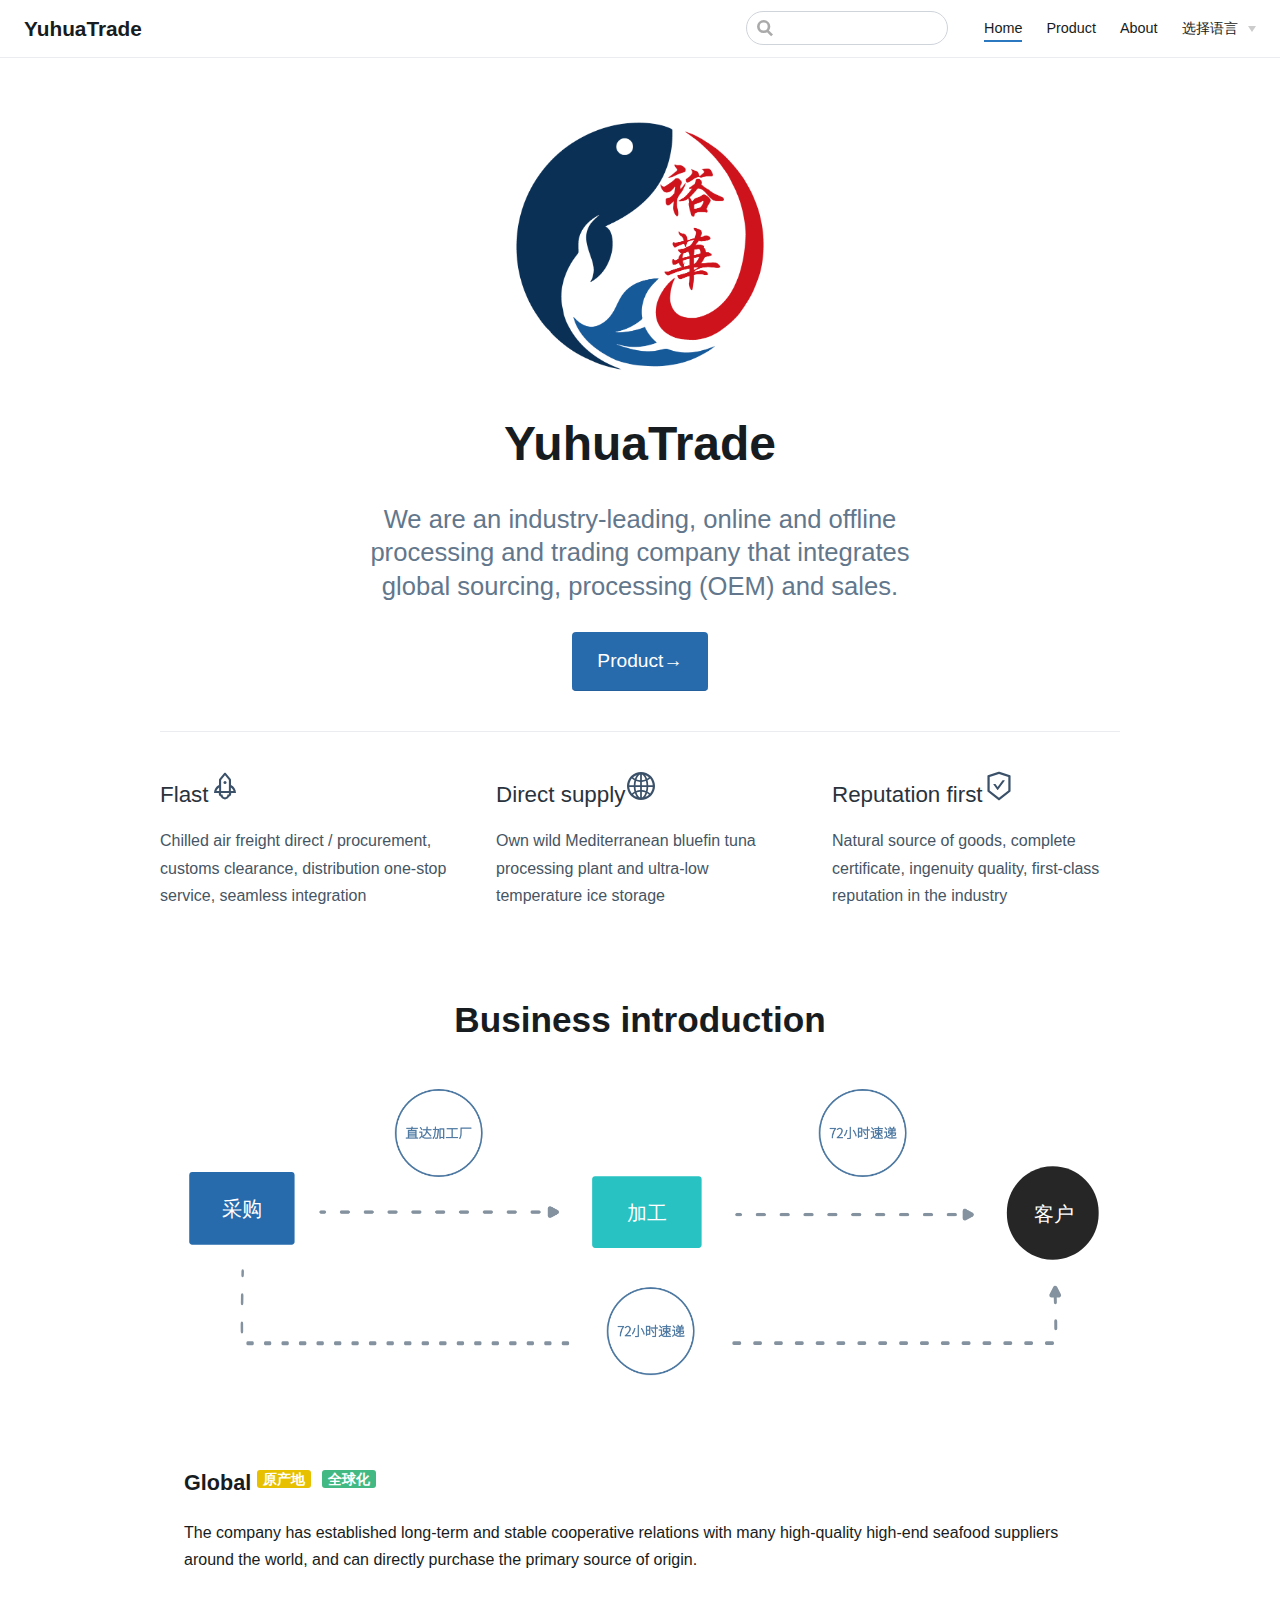
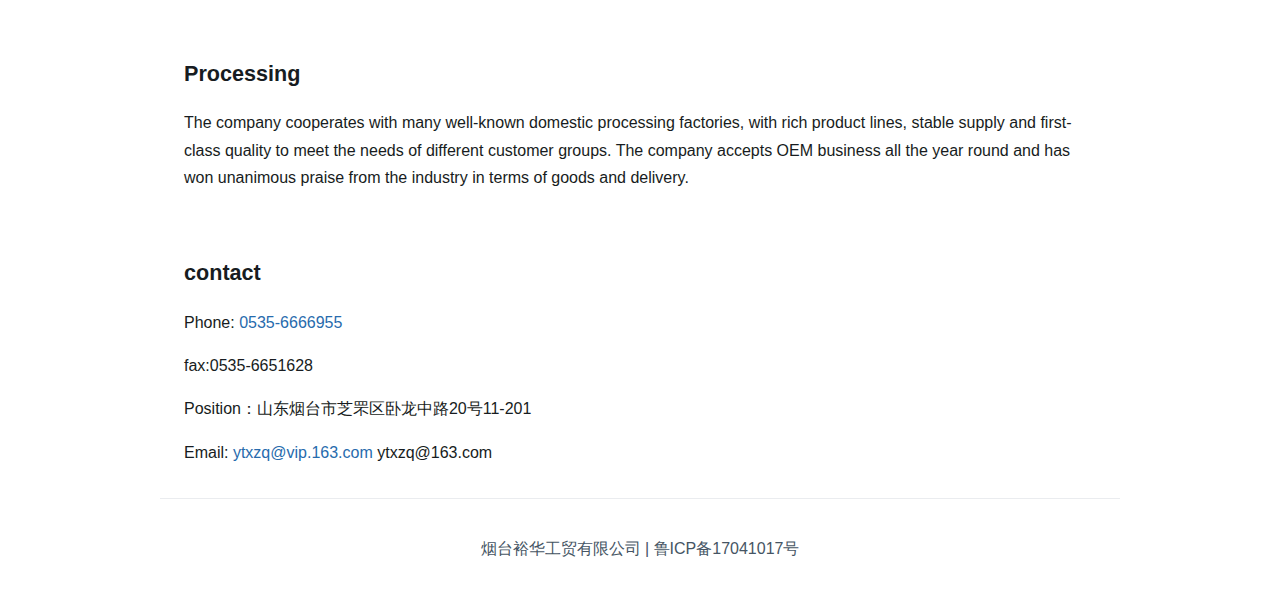
<file: index.html>
<!DOCTYPE html>
<html lang="en-US">
  <head>
    <meta charset="utf-8">
    <meta name="viewport" content="width=device-width,initial-scale=1">
    <title>YuhuaTrade</title>
    <meta name="description" content="We are an industry-leading, online and offline processing and trading company that integrates global sourcing, processing (OEM) and sales.">
    <link rel="icon" href="/hero">
    
    <link rel="preload" href="/assets/css/0.styles.ee06f386.css" as="style"><link rel="preload" href="/assets/js/app.b2e6dda3.js" as="script"><link rel="preload" href="/assets/js/10.4dacaa5d.js" as="script"><link rel="preload" href="/assets/js/3.3c9ef4b6.js" as="script"><link rel="prefetch" href="/assets/js/7.062ac395.js"><link rel="prefetch" href="/assets/js/2.4b44695e.js"><link rel="prefetch" href="/assets/js/4.e85f1b32.js"><link rel="prefetch" href="/assets/js/5.c71ddde9.js"><link rel="prefetch" href="/assets/js/6.0c6e7fd2.js"><link rel="prefetch" href="/assets/js/8.e59a2b25.js"><link rel="prefetch" href="/assets/js/9.632b9346.js"><link rel="prefetch" href="/assets/js/11.785a4dde.js"><link rel="prefetch" href="/assets/js/12.05ac31ce.js"><link rel="prefetch" href="/assets/js/13.deb8ad2d.js"><link rel="prefetch" href="/assets/js/14.6ff211e8.js"><link rel="prefetch" href="/assets/js/vendors~docsearch.630b6bce.js">
    <link rel="stylesheet" href="/assets/css/0.styles.ee06f386.css">
  </head>
  <body>
    <div id="app" data-server-rendered="true"><div class="theme-container no-sidebar custom-page-class"><header class="navbar"><div class="sidebar-button"><svg xmlns="http://www.w3.org/2000/svg" aria-hidden="true" role="img" viewBox="0 0 448 512" class="icon"><path fill="currentColor" d="M436 124H12c-6.627 0-12-5.373-12-12V80c0-6.627 5.373-12 12-12h424c6.627 0 12 5.373 12 12v32c0 6.627-5.373 12-12 12zm0 160H12c-6.627 0-12-5.373-12-12v-32c0-6.627 5.373-12 12-12h424c6.627 0 12 5.373 12 12v32c0 6.627-5.373 12-12 12zm0 160H12c-6.627 0-12-5.373-12-12v-32c0-6.627 5.373-12 12-12h424c6.627 0 12 5.373 12 12v32c0 6.627-5.373 12-12 12z"></path></svg></div> <a href="/" class="home-link router-link-exact-active router-link-active"><!----> <span class="site-name">YuhuaTrade</span></a> <div class="links"><div class="search-box"><input aria-label="Search" autocomplete="off" spellcheck="false" value=""> <!----></div> <nav class="nav-links can-hide"><div class="nav-item"><a href="/" class="nav-link router-link-exact-active router-link-active">Home</a></div><div class="nav-item"><a href="/Product/" class="nav-link">Product</a></div><div class="nav-item"><a href="/About1.html" class="nav-link">About</a></div><div class="nav-item"><div class="dropdown-wrapper"><a class="dropdown-title"><span class="title">选择语言</span> <span class="arrow right"></span></a> <ul class="nav-dropdown" style="display:none;"><li class="dropdown-item"><!----> <a href="/" class="nav-link router-link-exact-active router-link-active">English</a></li><li class="dropdown-item"><!----> <a href="/zh/" class="nav-link">简体中文</a></li></ul></div></div> <!----></nav></div></header> <div class="sidebar-mask"></div> <div class="sidebar"><nav class="nav-links"><div class="nav-item"><a href="/" class="nav-link router-link-exact-active router-link-active">Home</a></div><div class="nav-item"><a href="/Product/" class="nav-link">Product</a></div><div class="nav-item"><a href="/About1.html" class="nav-link">About</a></div><div class="nav-item"><div class="dropdown-wrapper"><a class="dropdown-title"><span class="title">选择语言</span> <span class="arrow right"></span></a> <ul class="nav-dropdown" style="display:none;"><li class="dropdown-item"><!----> <a href="/" class="nav-link router-link-exact-active router-link-active">English</a></li><li class="dropdown-item"><!----> <a href="/zh/" class="nav-link">简体中文</a></li></ul></div></div> <!----></nav>  <ul class="sidebar-links"><li><div class="sidebar-group first"><p class="sidebar-heading open"><span>Home</span> <!----></p> <ul class="sidebar-group-items"></ul></div></li></ul> </div> <div class="home"><div class="hero"><img src="/hero.png" alt="hero"> <h1>YuhuaTrade</h1> <p class="description">
      We are an industry-leading, online and offline processing and trading company that integrates global sourcing, processing (OEM) and sales.
    </p> <p class="action"><a href="/Product/" class="nav-link action-button">Product→</a></p></div> <!----> <div class="content custom"><div></div> <div class="features"><div class="feature"><h2>Flast<img id="icons" src="icons/rocket.svg"></h2> <p>Chilled air freight direct / procurement, customs clearance, distribution one-stop service, seamless integration</p></div> <div class="feature"><h2>Direct supply<img src="icons/earth.svg"></h2> <p>Own wild Mediterranean bluefin tuna processing plant and ultra-low temperature ice storage</p></div> <div class="feature"><h2>Reputation first<img src="icons/safety certificate.svg"></h2> <p>Natural source of goods, complete certificate, ingenuity quality, first-class reputation in the industry</p></div></div> <div style="height: 30px"></div> <h1 style="text-align: center">Business introduction</h1> <div class="ydi"><img src="yuhua-demo-icon2.svg"></div> <div style="    padding: 1rem 1.5rem;\n    border: 1px solid #ddd;\n    border-radius: 4px;"><h3>Global <span class="badge warn top" data-v-099ab69c>原产地</span> <span class="badge tip top" data-v-099ab69c>全球化</span></h3> <p>The company has established long-term and stable cooperative relations with many high-quality high-end seafood suppliers around the world, and can directly purchase the primary source of origin.</p></div>
  
<div style="    padding: 1rem 1.5rem;\n    border: 1px solid #ddd;\n    border-radius: 4px;"><h3>Processing</h3> <p>The company cooperates with many well-known domestic processing factories, with rich product lines, stable supply and first-class quality to meet the needs of different customer groups. The company accepts OEM business all the year round and has won unanimous praise from the industry in terms of goods and delivery.</p></div> <div style="    padding: 1rem 1.5rem;\n"><h3 id="contact"><a href="#contact" aria-hidden="true" class="header-anchor">#</a> contact</h3> <p>Phone:
<a href="tel:0535-6666955">0535-6666955</a></p> <p>fax:0535-6651628</p> <p>Position：山东烟台市芝罘区卧龙中路20号11-201</p> <p>Email:
<a href="mailto:ytxzq@vip.163.com">ytxzq@vip.163.com</a>
ytxzq@163.com</p></div></div> <div class="footer">
    烟台裕华工贸有限公司 | 鲁ICP备17041017号
  </div></div> <!----></div></div>
    <script src="/assets/js/10.4dacaa5d.js" defer></script><script src="/assets/js/3.3c9ef4b6.js" defer></script><script src="/assets/js/app.b2e6dda3.js" defer></script>
  </body>
</html>
</file>
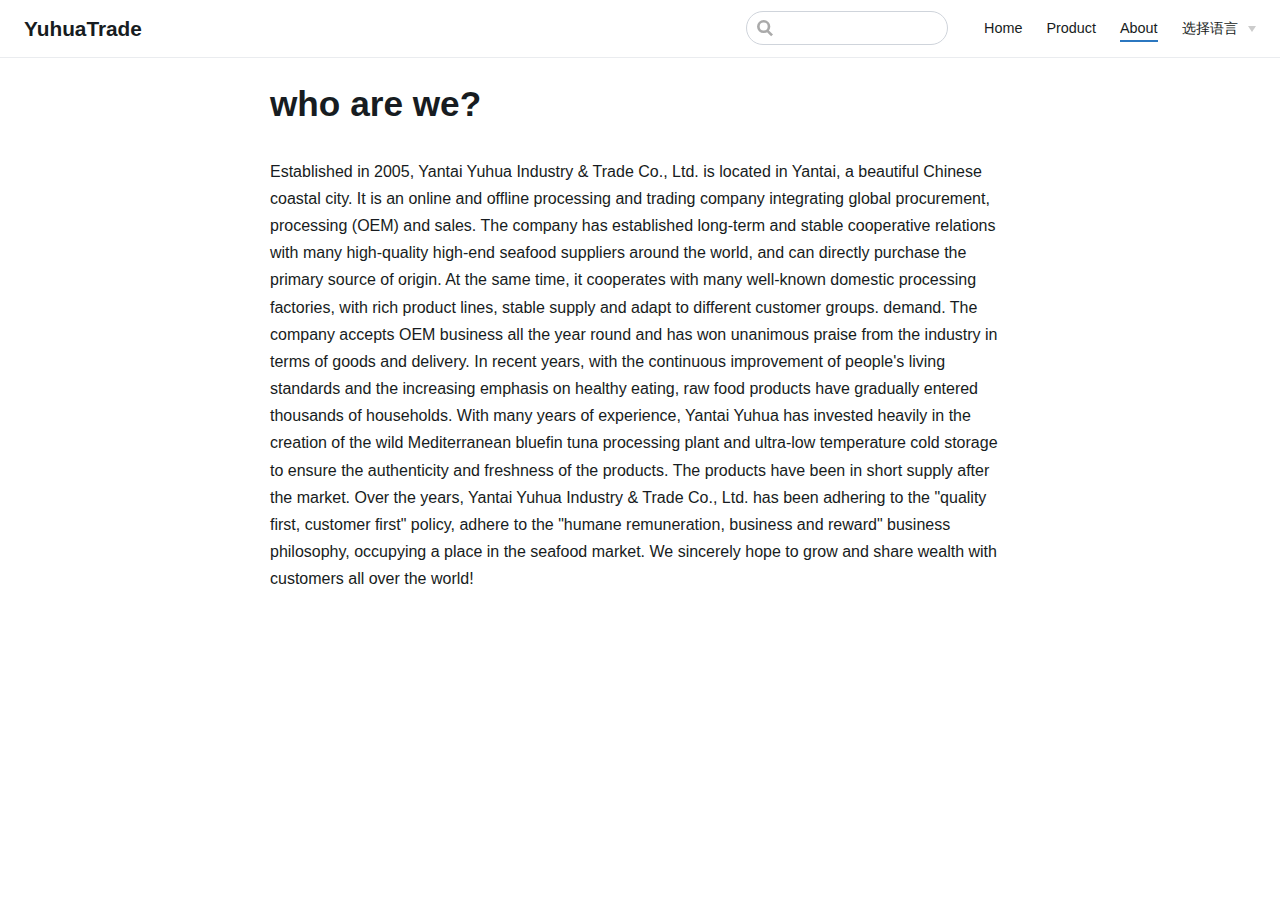
<file: About1.html>
<!DOCTYPE html>
<html lang="en-US">
  <head>
    <meta charset="utf-8">
    <meta name="viewport" content="width=device-width,initial-scale=1">
    <title>who are we? | YuhuaTrade</title>
    <meta name="description" content="We are an industry-leading, online and offline processing and trading company that integrates global sourcing, processing (OEM) and sales.">
    <link rel="icon" href="/hero">
    
    <link rel="preload" href="/assets/css/0.styles.ee06f386.css" as="style"><link rel="preload" href="/assets/js/app.b2e6dda3.js" as="script"><link rel="preload" href="/assets/js/5.c71ddde9.js" as="script"><link rel="prefetch" href="/assets/js/7.062ac395.js"><link rel="prefetch" href="/assets/js/2.4b44695e.js"><link rel="prefetch" href="/assets/js/3.3c9ef4b6.js"><link rel="prefetch" href="/assets/js/4.e85f1b32.js"><link rel="prefetch" href="/assets/js/6.0c6e7fd2.js"><link rel="prefetch" href="/assets/js/8.e59a2b25.js"><link rel="prefetch" href="/assets/js/9.632b9346.js"><link rel="prefetch" href="/assets/js/10.4dacaa5d.js"><link rel="prefetch" href="/assets/js/11.785a4dde.js"><link rel="prefetch" href="/assets/js/12.05ac31ce.js"><link rel="prefetch" href="/assets/js/13.deb8ad2d.js"><link rel="prefetch" href="/assets/js/14.6ff211e8.js"><link rel="prefetch" href="/assets/js/vendors~docsearch.630b6bce.js">
    <link rel="stylesheet" href="/assets/css/0.styles.ee06f386.css">
  </head>
  <body>
    <div id="app" data-server-rendered="true"><div class="theme-container no-sidebar"><header class="navbar"><div class="sidebar-button"><svg xmlns="http://www.w3.org/2000/svg" aria-hidden="true" role="img" viewBox="0 0 448 512" class="icon"><path fill="currentColor" d="M436 124H12c-6.627 0-12-5.373-12-12V80c0-6.627 5.373-12 12-12h424c6.627 0 12 5.373 12 12v32c0 6.627-5.373 12-12 12zm0 160H12c-6.627 0-12-5.373-12-12v-32c0-6.627 5.373-12 12-12h424c6.627 0 12 5.373 12 12v32c0 6.627-5.373 12-12 12zm0 160H12c-6.627 0-12-5.373-12-12v-32c0-6.627 5.373-12 12-12h424c6.627 0 12 5.373 12 12v32c0 6.627-5.373 12-12 12z"></path></svg></div> <a href="/" class="home-link router-link-active"><!----> <span class="site-name">YuhuaTrade</span></a> <div class="links"><div class="search-box"><input aria-label="Search" autocomplete="off" spellcheck="false" value=""> <!----></div> <nav class="nav-links can-hide"><div class="nav-item"><a href="/" class="nav-link">Home</a></div><div class="nav-item"><a href="/Product/" class="nav-link">Product</a></div><div class="nav-item"><a href="/About1.html" class="nav-link router-link-exact-active router-link-active">About</a></div><div class="nav-item"><div class="dropdown-wrapper"><a class="dropdown-title"><span class="title">选择语言</span> <span class="arrow right"></span></a> <ul class="nav-dropdown" style="display:none;"><li class="dropdown-item"><!----> <a href="/About1.html" class="nav-link router-link-exact-active router-link-active">English</a></li><li class="dropdown-item"><!----> <a href="/zh/About1.html" class="nav-link">简体中文</a></li></ul></div></div> <!----></nav></div></header> <div class="sidebar-mask"></div> <div class="sidebar"><nav class="nav-links"><div class="nav-item"><a href="/" class="nav-link">Home</a></div><div class="nav-item"><a href="/Product/" class="nav-link">Product</a></div><div class="nav-item"><a href="/About1.html" class="nav-link router-link-exact-active router-link-active">About</a></div><div class="nav-item"><div class="dropdown-wrapper"><a class="dropdown-title"><span class="title">选择语言</span> <span class="arrow right"></span></a> <ul class="nav-dropdown" style="display:none;"><li class="dropdown-item"><!----> <a href="/About1.html" class="nav-link router-link-exact-active router-link-active">English</a></li><li class="dropdown-item"><!----> <a href="/zh/About1.html" class="nav-link">简体中文</a></li></ul></div></div> <!----></nav>  <!----> </div> <div class="page"> <div class="content"><h1 id="who-are-we"><a href="#who-are-we" aria-hidden="true" class="header-anchor">#</a> who are we?</h1> <p>Established in 2005, Yantai Yuhua Industry &amp; Trade Co., Ltd. is located in Yantai, a beautiful Chinese coastal city. It is an online and offline processing and trading company integrating global procurement, processing (OEM) and sales. The company has established long-term and stable cooperative relations with many high-quality high-end seafood suppliers around the world, and can directly purchase the primary source of origin. At the same time, it cooperates with many well-known domestic processing factories, with rich product lines, stable supply and adapt to different customer groups. demand. The company accepts OEM business all the year round and has won unanimous praise from the industry in terms of goods and delivery. In recent years, with the continuous improvement of people's living standards and the increasing emphasis on healthy eating, raw food products have gradually entered thousands of households. With many years of experience, Yantai Yuhua has invested heavily in the creation of the wild Mediterranean bluefin tuna processing plant and ultra-low temperature cold storage to ensure the authenticity and freshness of the products. The products have been in short supply after the market. Over the years, Yantai Yuhua Industry &amp; Trade Co., Ltd. has been adhering to the &quot;quality first, customer first&quot; policy, adhere to the &quot;humane remuneration, business and reward&quot; business philosophy, occupying a place in the seafood market. We sincerely hope to grow and share wealth with customers all over the world!</p></div> <div class="page-edit"><!----> <!----></div> <!----> </div> <!----></div></div>
    <script src="/assets/js/5.c71ddde9.js" defer></script><script src="/assets/js/app.b2e6dda3.js" defer></script>
  </body>
</html>
</file>
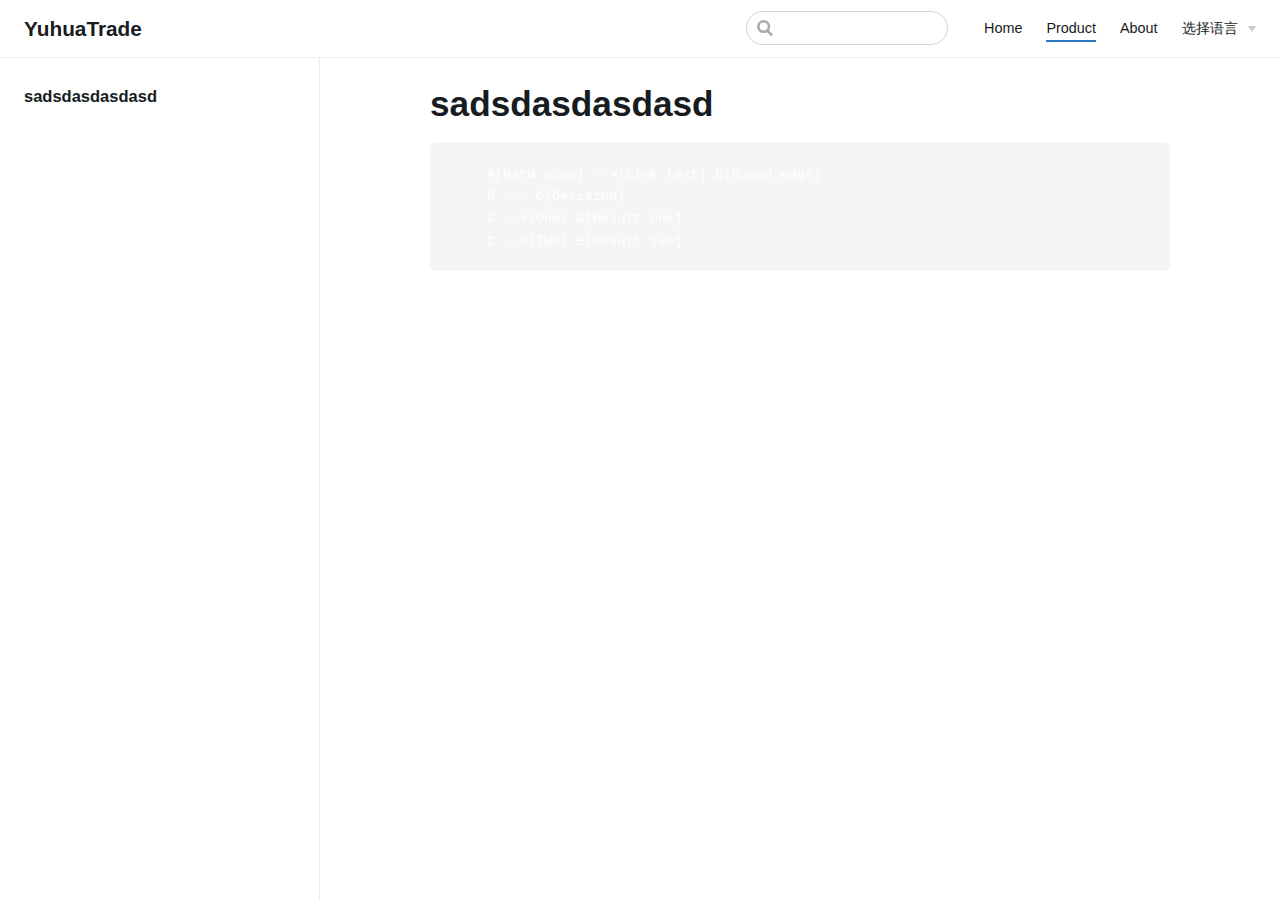
<file: Product/one.html>
<!DOCTYPE html>
<html lang="en-US">
  <head>
    <meta charset="utf-8">
    <meta name="viewport" content="width=device-width,initial-scale=1">
    <title>sadsdasdasdasd | YuhuaTrade</title>
    <meta name="description" content="We are an industry-leading, online and offline processing and trading company that integrates global sourcing, processing (OEM) and sales.">
    <link rel="icon" href="/hero">
    
    <link rel="preload" href="/assets/css/0.styles.ee06f386.css" as="style"><link rel="preload" href="/assets/js/app.b2e6dda3.js" as="script"><link rel="preload" href="/assets/js/9.632b9346.js" as="script"><link rel="prefetch" href="/assets/js/7.062ac395.js"><link rel="prefetch" href="/assets/js/2.4b44695e.js"><link rel="prefetch" href="/assets/js/3.3c9ef4b6.js"><link rel="prefetch" href="/assets/js/4.e85f1b32.js"><link rel="prefetch" href="/assets/js/5.c71ddde9.js"><link rel="prefetch" href="/assets/js/6.0c6e7fd2.js"><link rel="prefetch" href="/assets/js/8.e59a2b25.js"><link rel="prefetch" href="/assets/js/10.4dacaa5d.js"><link rel="prefetch" href="/assets/js/11.785a4dde.js"><link rel="prefetch" href="/assets/js/12.05ac31ce.js"><link rel="prefetch" href="/assets/js/13.deb8ad2d.js"><link rel="prefetch" href="/assets/js/14.6ff211e8.js"><link rel="prefetch" href="/assets/js/vendors~docsearch.630b6bce.js">
    <link rel="stylesheet" href="/assets/css/0.styles.ee06f386.css">
  </head>
  <body>
    <div id="app" data-server-rendered="true"><div class="theme-container"><header class="navbar"><div class="sidebar-button"><svg xmlns="http://www.w3.org/2000/svg" aria-hidden="true" role="img" viewBox="0 0 448 512" class="icon"><path fill="currentColor" d="M436 124H12c-6.627 0-12-5.373-12-12V80c0-6.627 5.373-12 12-12h424c6.627 0 12 5.373 12 12v32c0 6.627-5.373 12-12 12zm0 160H12c-6.627 0-12-5.373-12-12v-32c0-6.627 5.373-12 12-12h424c6.627 0 12 5.373 12 12v32c0 6.627-5.373 12-12 12zm0 160H12c-6.627 0-12-5.373-12-12v-32c0-6.627 5.373-12 12-12h424c6.627 0 12 5.373 12 12v32c0 6.627-5.373 12-12 12z"></path></svg></div> <a href="/" class="home-link router-link-active"><!----> <span class="site-name">YuhuaTrade</span></a> <div class="links"><div class="search-box"><input aria-label="Search" autocomplete="off" spellcheck="false" value=""> <!----></div> <nav class="nav-links can-hide"><div class="nav-item"><a href="/" class="nav-link">Home</a></div><div class="nav-item"><a href="/Product/" class="nav-link router-link-active">Product</a></div><div class="nav-item"><a href="/About1.html" class="nav-link">About</a></div><div class="nav-item"><div class="dropdown-wrapper"><a class="dropdown-title"><span class="title">选择语言</span> <span class="arrow right"></span></a> <ul class="nav-dropdown" style="display:none;"><li class="dropdown-item"><!----> <a href="/Product/one.html" class="nav-link router-link-exact-active router-link-active">English</a></li><li class="dropdown-item"><!----> <a href="/zh/Product/one.html" class="nav-link">简体中文</a></li></ul></div></div> <!----></nav></div></header> <div class="sidebar-mask"></div> <div class="sidebar"><nav class="nav-links"><div class="nav-item"><a href="/" class="nav-link">Home</a></div><div class="nav-item"><a href="/Product/" class="nav-link router-link-active">Product</a></div><div class="nav-item"><a href="/About1.html" class="nav-link">About</a></div><div class="nav-item"><div class="dropdown-wrapper"><a class="dropdown-title"><span class="title">选择语言</span> <span class="arrow right"></span></a> <ul class="nav-dropdown" style="display:none;"><li class="dropdown-item"><!----> <a href="/Product/one.html" class="nav-link router-link-exact-active router-link-active">English</a></li><li class="dropdown-item"><!----> <a href="/zh/Product/one.html" class="nav-link">简体中文</a></li></ul></div></div> <!----></nav>  <ul class="sidebar-links"><li><div class="sidebar-group first"><p class="sidebar-heading open"><span>sadsdasdasdasd</span> <!----></p> <ul class="sidebar-group-items"></ul></div></li></ul> </div> <div class="page"> <div class="content"><h1 id="sadsdasdasdasd"><a href="#sadsdasdasdasd" aria-hidden="true" class="header-anchor">#</a> sadsdasdasdasd</h1> <div class="language-graphLR extra-class"><pre class="language-text"><code>    A[Hard edge] --&gt;|Link text| B(Round edge)
    B --&gt; C{Decision}
    C --&gt;|One| D[Result one]
    C --&gt;|Two| E[Result two]
</code></pre></div><p><i class="icon-weibo"></i></p></div> <div class="page-edit"><!----> <!----></div> <!----> </div> <!----></div></div>
    <script src="/assets/js/9.632b9346.js" defer></script><script src="/assets/js/app.b2e6dda3.js" defer></script>
  </body>
</html>
</file>
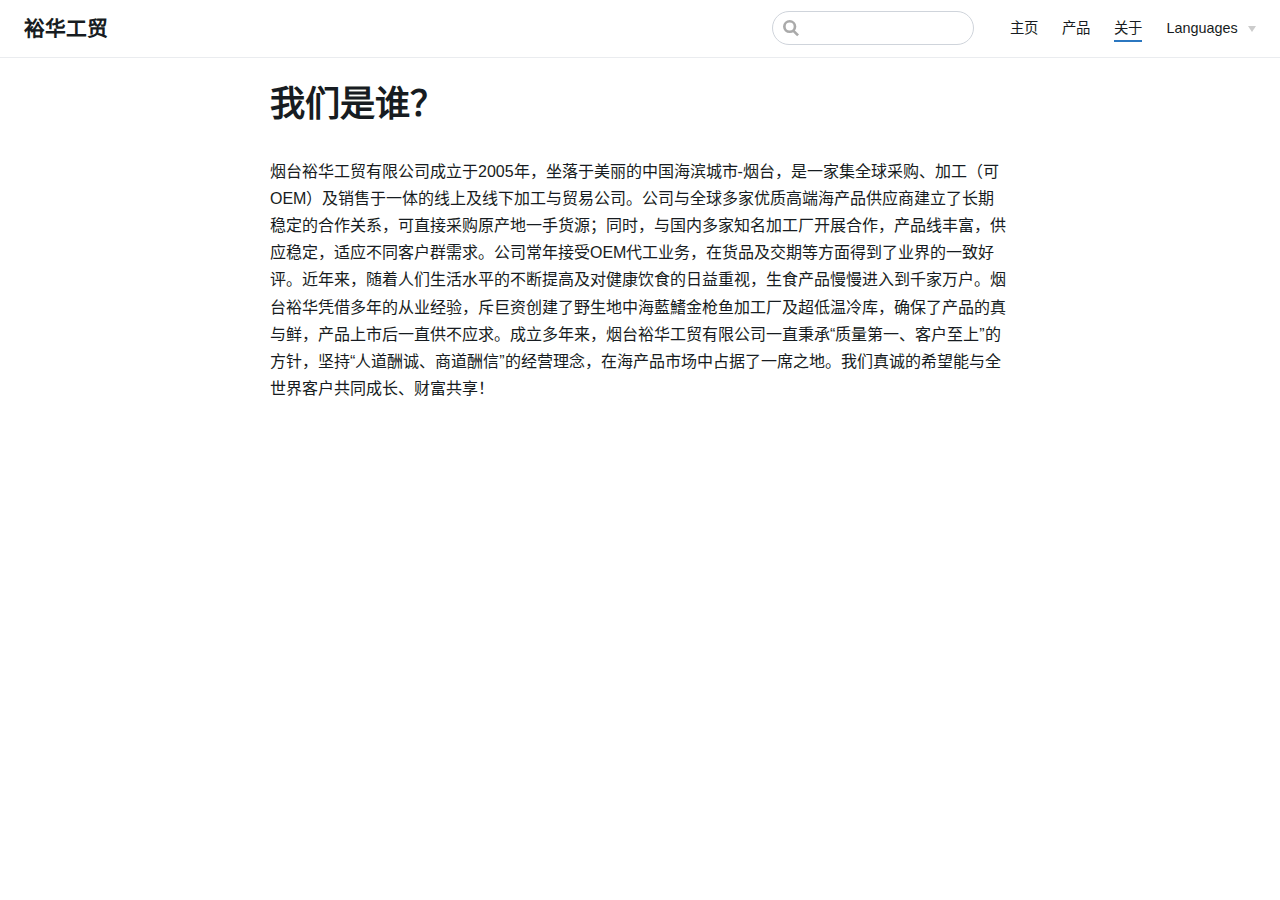
<file: zh/About1.html>
<!DOCTYPE html>
<html lang="zh-CN">
  <head>
    <meta charset="utf-8">
    <meta name="viewport" content="width=device-width,initial-scale=1">
    <title>我们是谁？ | 裕华工贸</title>
    <meta name="description" content="我们是一家业内一流，集全球采购、加工（可OEM）及销售于一体的线上及线下加工与贸易公司">
    <link rel="icon" href="/hero">
    
    <link rel="preload" href="/assets/css/0.styles.ee06f386.css" as="style"><link rel="preload" href="/assets/js/app.b2e6dda3.js" as="script"><link rel="preload" href="/assets/js/11.785a4dde.js" as="script"><link rel="prefetch" href="/assets/js/7.062ac395.js"><link rel="prefetch" href="/assets/js/2.4b44695e.js"><link rel="prefetch" href="/assets/js/3.3c9ef4b6.js"><link rel="prefetch" href="/assets/js/4.e85f1b32.js"><link rel="prefetch" href="/assets/js/5.c71ddde9.js"><link rel="prefetch" href="/assets/js/6.0c6e7fd2.js"><link rel="prefetch" href="/assets/js/8.e59a2b25.js"><link rel="prefetch" href="/assets/js/9.632b9346.js"><link rel="prefetch" href="/assets/js/10.4dacaa5d.js"><link rel="prefetch" href="/assets/js/12.05ac31ce.js"><link rel="prefetch" href="/assets/js/13.deb8ad2d.js"><link rel="prefetch" href="/assets/js/14.6ff211e8.js"><link rel="prefetch" href="/assets/js/vendors~docsearch.630b6bce.js">
    <link rel="stylesheet" href="/assets/css/0.styles.ee06f386.css">
  </head>
  <body>
    <div id="app" data-server-rendered="true"><div class="theme-container no-sidebar"><header class="navbar"><div class="sidebar-button"><svg xmlns="http://www.w3.org/2000/svg" aria-hidden="true" role="img" viewBox="0 0 448 512" class="icon"><path fill="currentColor" d="M436 124H12c-6.627 0-12-5.373-12-12V80c0-6.627 5.373-12 12-12h424c6.627 0 12 5.373 12 12v32c0 6.627-5.373 12-12 12zm0 160H12c-6.627 0-12-5.373-12-12v-32c0-6.627 5.373-12 12-12h424c6.627 0 12 5.373 12 12v32c0 6.627-5.373 12-12 12zm0 160H12c-6.627 0-12-5.373-12-12v-32c0-6.627 5.373-12 12-12h424c6.627 0 12 5.373 12 12v32c0 6.627-5.373 12-12 12z"></path></svg></div> <a href="/zh/" class="home-link router-link-active"><!----> <span class="site-name">裕华工贸</span></a> <div class="links"><div class="search-box"><input aria-label="Search" autocomplete="off" spellcheck="false" value=""> <!----></div> <nav class="nav-links can-hide"><div class="nav-item"><a href="/zh/" class="nav-link">主页</a></div><div class="nav-item"><a href="/zh/Product/" class="nav-link">产品</a></div><div class="nav-item"><a href="/zh/About1.html" class="nav-link router-link-exact-active router-link-active">关于</a></div><div class="nav-item"><div class="dropdown-wrapper"><a class="dropdown-title"><span class="title">Languages</span> <span class="arrow right"></span></a> <ul class="nav-dropdown" style="display:none;"><li class="dropdown-item"><!----> <a href="/About1.html" class="nav-link">English</a></li><li class="dropdown-item"><!----> <a href="/zh/About1.html" class="nav-link router-link-exact-active router-link-active">简体中文</a></li></ul></div></div> <!----></nav></div></header> <div class="sidebar-mask"></div> <div class="sidebar"><nav class="nav-links"><div class="nav-item"><a href="/zh/" class="nav-link">主页</a></div><div class="nav-item"><a href="/zh/Product/" class="nav-link">产品</a></div><div class="nav-item"><a href="/zh/About1.html" class="nav-link router-link-exact-active router-link-active">关于</a></div><div class="nav-item"><div class="dropdown-wrapper"><a class="dropdown-title"><span class="title">Languages</span> <span class="arrow right"></span></a> <ul class="nav-dropdown" style="display:none;"><li class="dropdown-item"><!----> <a href="/About1.html" class="nav-link">English</a></li><li class="dropdown-item"><!----> <a href="/zh/About1.html" class="nav-link router-link-exact-active router-link-active">简体中文</a></li></ul></div></div> <!----></nav>  <!----> </div> <div class="page"> <div class="content"><h1 id="我们是谁？"><a href="#我们是谁？" aria-hidden="true" class="header-anchor">#</a> 我们是谁？</h1> <p>烟台裕华工贸有限公司成立于2005年，坐落于美丽的中国海滨城市-烟台，是一家集全球采购、加工（可OEM）及销售于一体的线上及线下加工与贸易公司。公司与全球多家优质高端海产品供应商建立了长期稳定的合作关系，可直接采购原产地一手货源；同时，与国内多家知名加工厂开展合作，产品线丰富，供应稳定，适应不同客户群需求。公司常年接受OEM代工业务，在货品及交期等方面得到了业界的一致好评。近年来，随着人们生活水平的不断提高及对健康饮食的日益重视，生食产品慢慢进入到千家万户。烟台裕华凭借多年的从业经验，斥巨资创建了野生地中海藍鰭金枪鱼加工厂及超低温冷库，确保了产品的真与鲜，产品上市后一直供不应求。成立多年来，烟台裕华工贸有限公司一直秉承“质量第一、客户至上”的方针，坚持“人道酬诚、商道酬信”的经营理念，在海产品市场中占据了一席之地。我们真诚的希望能与全世界客户共同成长、财富共享！</p></div> <div class="page-edit"><!----> <!----></div> <!----> </div> <!----></div></div>
    <script src="/assets/js/11.785a4dde.js" defer></script><script src="/assets/js/app.b2e6dda3.js" defer></script>
  </body>
</html>
</file>
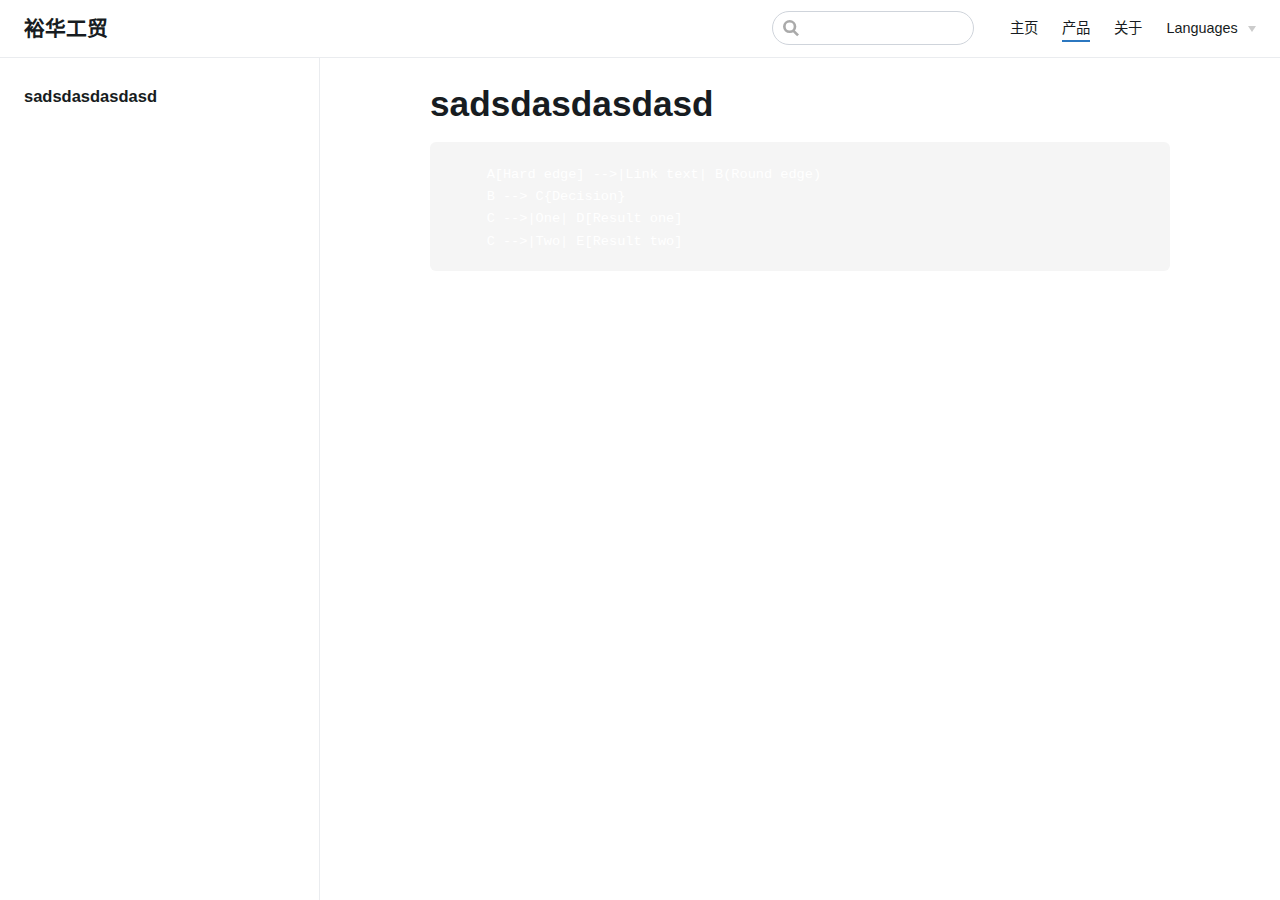
<file: zh/Product/one.html>
<!DOCTYPE html>
<html lang="zh-CN">
  <head>
    <meta charset="utf-8">
    <meta name="viewport" content="width=device-width,initial-scale=1">
    <title>sadsdasdasdasd | 裕华工贸</title>
    <meta name="description" content="我们是一家业内一流，集全球采购、加工（可OEM）及销售于一体的线上及线下加工与贸易公司">
    <link rel="icon" href="/hero">
    
    <link rel="preload" href="/assets/css/0.styles.ee06f386.css" as="style"><link rel="preload" href="/assets/js/app.b2e6dda3.js" as="script"><link rel="preload" href="/assets/js/13.deb8ad2d.js" as="script"><link rel="prefetch" href="/assets/js/7.062ac395.js"><link rel="prefetch" href="/assets/js/2.4b44695e.js"><link rel="prefetch" href="/assets/js/3.3c9ef4b6.js"><link rel="prefetch" href="/assets/js/4.e85f1b32.js"><link rel="prefetch" href="/assets/js/5.c71ddde9.js"><link rel="prefetch" href="/assets/js/6.0c6e7fd2.js"><link rel="prefetch" href="/assets/js/8.e59a2b25.js"><link rel="prefetch" href="/assets/js/9.632b9346.js"><link rel="prefetch" href="/assets/js/10.4dacaa5d.js"><link rel="prefetch" href="/assets/js/11.785a4dde.js"><link rel="prefetch" href="/assets/js/12.05ac31ce.js"><link rel="prefetch" href="/assets/js/14.6ff211e8.js"><link rel="prefetch" href="/assets/js/vendors~docsearch.630b6bce.js">
    <link rel="stylesheet" href="/assets/css/0.styles.ee06f386.css">
  </head>
  <body>
    <div id="app" data-server-rendered="true"><div class="theme-container"><header class="navbar"><div class="sidebar-button"><svg xmlns="http://www.w3.org/2000/svg" aria-hidden="true" role="img" viewBox="0 0 448 512" class="icon"><path fill="currentColor" d="M436 124H12c-6.627 0-12-5.373-12-12V80c0-6.627 5.373-12 12-12h424c6.627 0 12 5.373 12 12v32c0 6.627-5.373 12-12 12zm0 160H12c-6.627 0-12-5.373-12-12v-32c0-6.627 5.373-12 12-12h424c6.627 0 12 5.373 12 12v32c0 6.627-5.373 12-12 12zm0 160H12c-6.627 0-12-5.373-12-12v-32c0-6.627 5.373-12 12-12h424c6.627 0 12 5.373 12 12v32c0 6.627-5.373 12-12 12z"></path></svg></div> <a href="/zh/" class="home-link router-link-active"><!----> <span class="site-name">裕华工贸</span></a> <div class="links"><div class="search-box"><input aria-label="Search" autocomplete="off" spellcheck="false" value=""> <!----></div> <nav class="nav-links can-hide"><div class="nav-item"><a href="/zh/" class="nav-link">主页</a></div><div class="nav-item"><a href="/zh/Product/" class="nav-link router-link-active">产品</a></div><div class="nav-item"><a href="/zh/About1.html" class="nav-link">关于</a></div><div class="nav-item"><div class="dropdown-wrapper"><a class="dropdown-title"><span class="title">Languages</span> <span class="arrow right"></span></a> <ul class="nav-dropdown" style="display:none;"><li class="dropdown-item"><!----> <a href="/Product/one.html" class="nav-link">English</a></li><li class="dropdown-item"><!----> <a href="/zh/Product/one.html" class="nav-link router-link-exact-active router-link-active">简体中文</a></li></ul></div></div> <!----></nav></div></header> <div class="sidebar-mask"></div> <div class="sidebar"><nav class="nav-links"><div class="nav-item"><a href="/zh/" class="nav-link">主页</a></div><div class="nav-item"><a href="/zh/Product/" class="nav-link router-link-active">产品</a></div><div class="nav-item"><a href="/zh/About1.html" class="nav-link">关于</a></div><div class="nav-item"><div class="dropdown-wrapper"><a class="dropdown-title"><span class="title">Languages</span> <span class="arrow right"></span></a> <ul class="nav-dropdown" style="display:none;"><li class="dropdown-item"><!----> <a href="/Product/one.html" class="nav-link">English</a></li><li class="dropdown-item"><!----> <a href="/zh/Product/one.html" class="nav-link router-link-exact-active router-link-active">简体中文</a></li></ul></div></div> <!----></nav>  <ul class="sidebar-links"><li><div class="sidebar-group first"><p class="sidebar-heading open"><span>sadsdasdasdasd</span> <!----></p> <ul class="sidebar-group-items"></ul></div></li></ul> </div> <div class="page"> <div class="content"><h1 id="sadsdasdasdasd"><a href="#sadsdasdasdasd" aria-hidden="true" class="header-anchor">#</a> sadsdasdasdasd</h1> <div class="language-graphLR extra-class"><pre class="language-text"><code>    A[Hard edge] --&gt;|Link text| B(Round edge)
    B --&gt; C{Decision}
    C --&gt;|One| D[Result one]
    C --&gt;|Two| E[Result two]
</code></pre></div><p><i class="icon-weibo"></i></p></div> <div class="page-edit"><!----> <!----></div> <!----> </div> <!----></div></div>
    <script src="/assets/js/13.deb8ad2d.js" defer></script><script src="/assets/js/app.b2e6dda3.js" defer></script>
  </body>
</html>
</file>
<file: assets/css/0.styles.ee06f386.css>
.home{padding:3.6rem 2rem 0;max-width:960px;margin:0 auto}.home .hero{text-align:center}.home .hero img{max-height:280px;display:block;margin:3rem auto 1.5rem}.home .hero h1{font-size:3rem}.home .hero .action,.home .hero .description,.home .hero h1{margin:1.8rem auto}.home .hero .description{max-width:35rem;font-size:1.6rem;line-height:1.3;color:#62778c}.home .hero .action-button{display:inline-block;font-size:1.2rem;color:#fff;background-color:#276bad;padding:.8rem 1.6rem;border-radius:4px;transition:background-color .1s ease;box-sizing:border-box;border-bottom:1px solid #23609c}.home .hero .action-button:hover{background-color:#2c7ac5}.home .features{border-top:1px solid #eaecef;padding:1.2rem 0;margin-top:2.5rem;display:flex;flex-wrap:wrap;align-items:flex-start;align-content:stretch;justify-content:space-between}.home .feature{flex-grow:1;flex-basis:30%;max-width:30%}.home .feature h2{font-size:1.4rem;font-weight:500;border-bottom:none;padding-bottom:0;color:#2a333c}.home .feature p{color:#465564}.home .footer{padding:2.5rem;border-top:1px solid #eaecef;text-align:center;color:#465564}@media (max-width:719px){.home .features{flex-direction:column}.home .feature{max-width:100%;padding:0 2.5rem}}@media (max-width:419px){.home{padding-left:1.5rem;padding-right:1.5rem}.home .hero img{max-height:210px;margin:2rem auto 1.2rem}.home .hero h1{font-size:2rem}.home .hero .action,.home .hero .description,.home .hero h1{margin:1.2rem auto}.home .hero .description{font-size:1.2rem}.home .hero .action-button{font-size:1rem;padding:.6rem 1.2rem}.home .feature h2{font-size:1.25rem}}.searchbox{display:inline-block;position:relative;width:200px;height:32px!important;white-space:nowrap;box-sizing:border-box;visibility:visible!important}.searchbox .algolia-autocomplete{display:block;width:100%;height:100%}.searchbox__wrapper{width:100%;height:100%;z-index:1;position:relative}.searchbox__input{display:inline-block;box-sizing:border-box;transition:box-shadow .4s ease,background .4s ease;border:0;border-radius:16px;box-shadow:inset 0 0 0 1px #ccc;background:#fff!important;padding:0;padding-right:26px;padding-left:32px;width:100%;height:100%;vertical-align:middle;white-space:normal;font-size:12px;-webkit-appearance:none;-moz-appearance:none;appearance:none}.searchbox__input::-webkit-search-cancel-button,.searchbox__input::-webkit-search-decoration,.searchbox__input::-webkit-search-results-button,.searchbox__input::-webkit-search-results-decoration{display:none}.searchbox__input:hover{box-shadow:inset 0 0 0 1px #b3b3b3}.searchbox__input:active,.searchbox__input:focus{outline:0;box-shadow:inset 0 0 0 1px #aaa;background:#fff}.searchbox__input:-ms-input-placeholder,.searchbox__input::-ms-input-placeholder{color:#aaa}.searchbox__input::-webkit-input-placeholder{color:#aaa}.searchbox__input:-ms-input-placeholder,.searchbox__input::-ms-input-placeholder{color:#aaa}.searchbox__input::placeholder{color:#aaa}.searchbox__submit{position:absolute;top:0;margin:0;border:0;border-radius:16px 0 0 16px;background-color:rgba(69,142,225,0);padding:0;width:32px;height:100%;vertical-align:middle;text-align:center;font-size:inherit;-webkit-user-select:none;-moz-user-select:none;-ms-user-select:none;user-select:none;right:inherit;left:0}.searchbox__submit:before{display:inline-block;margin-right:-4px;height:100%;vertical-align:middle;content:""}.searchbox__submit:active,.searchbox__submit:hover{cursor:pointer}.searchbox__submit:focus{outline:0}.searchbox__submit svg{width:14px;height:14px;vertical-align:middle;fill:#6d7e96}.searchbox__reset{display:block;position:absolute;top:8px;right:8px;margin:0;border:0;background:none;cursor:pointer;padding:0;font-size:inherit;-webkit-user-select:none;-moz-user-select:none;-ms-user-select:none;user-select:none;fill:rgba(0,0,0,.5)}.searchbox__reset.hide{display:none}.searchbox__reset:focus{outline:0}.searchbox__reset svg{display:block;margin:4px;width:8px;height:8px}.searchbox__input:valid~.searchbox__reset{display:block;-webkit-animation-name:a;animation-name:a;-webkit-animation-duration:.15s;animation-duration:.15s}@-webkit-keyframes a{0%{-webkit-transform:translate3d(-20%,0,0);transform:translate3d(-20%,0,0);opacity:0}to{-webkit-transform:none;transform:none;opacity:1}}@keyframes a{0%{-webkit-transform:translate3d(-20%,0,0);transform:translate3d(-20%,0,0);opacity:0}to{-webkit-transform:none;transform:none;opacity:1}}.algolia-autocomplete.algolia-autocomplete-right .ds-dropdown-menu{right:0!important;left:inherit!important}.algolia-autocomplete.algolia-autocomplete-right .ds-dropdown-menu:before{right:48px}.algolia-autocomplete.algolia-autocomplete-left .ds-dropdown-menu{left:0!important;right:inherit!important}.algolia-autocomplete.algolia-autocomplete-left .ds-dropdown-menu:before{left:48px}.algolia-autocomplete .ds-dropdown-menu{top:-6px;border-radius:4px;margin:6px 0 0;padding:0;text-align:left;height:auto;position:relative;background:transparent;border:none;z-index:1;max-width:600px;min-width:500px;box-shadow:0 1px 0 0 rgba(0,0,0,.2),0 2px 3px 0 rgba(0,0,0,.1)}.algolia-autocomplete .ds-dropdown-menu:before{display:block;position:absolute;content:"";width:14px;height:14px;background:#fff;z-index:2;top:-7px;border-top:1px solid #d9d9d9;border-right:1px solid #d9d9d9;-webkit-transform:rotate(-45deg);transform:rotate(-45deg);border-radius:2px}.algolia-autocomplete .ds-dropdown-menu .ds-suggestions{position:relative;z-index:2;margin-top:8px}.algolia-autocomplete .ds-dropdown-menu .ds-suggestion{cursor:pointer}.algolia-autocomplete .ds-dropdown-menu .ds-suggestion.ds-cursor .algolia-docsearch-suggestion.suggestion-layout-simple,.algolia-autocomplete .ds-dropdown-menu .ds-suggestion.ds-cursor .algolia-docsearch-suggestion:not(.suggestion-layout-simple) .algolia-docsearch-suggestion--content{background-color:rgba(69,142,225,.05)}.algolia-autocomplete .ds-dropdown-menu [class^=ds-dataset-]{position:relative;border:1px solid #d9d9d9;background:#fff;border-radius:4px;overflow:auto;padding:0 8px 8px}.algolia-autocomplete .ds-dropdown-menu *{box-sizing:border-box}.algolia-autocomplete .algolia-docsearch-suggestion{position:relative;padding:0 8px;background:#fff;color:#02060c;overflow:hidden}.algolia-autocomplete .algolia-docsearch-suggestion--highlight{color:#174d8c;background:rgba(143,187,237,.1);padding:.1em .05em}.algolia-autocomplete .algolia-docsearch-suggestion--category-header .algolia-docsearch-suggestion--category-header-lvl0 .algolia-docsearch-suggestion--highlight,.algolia-autocomplete .algolia-docsearch-suggestion--category-header .algolia-docsearch-suggestion--category-header-lvl1 .algolia-docsearch-suggestion--highlight{color:inherit;background:inherit}.algolia-autocomplete .algolia-docsearch-suggestion--text .algolia-docsearch-suggestion--highlight{padding:0 0 1px;background:inherit;box-shadow:inset 0 -2px 0 0 rgba(69,142,225,.8);color:inherit}.algolia-autocomplete .algolia-docsearch-suggestion--content{display:block;float:right;width:70%;position:relative;padding:5.33333px 0 5.33333px 10.66667px;cursor:pointer}.algolia-autocomplete .algolia-docsearch-suggestion--content:before{content:"";position:absolute;display:block;top:0;height:100%;width:1px;background:#ddd;left:-1px}.algolia-autocomplete .algolia-docsearch-suggestion--category-header{position:relative;border-bottom:1px solid #ddd;display:none;margin-top:8px;padding:4px 0;font-size:1em;color:#33363d}.algolia-autocomplete .algolia-docsearch-suggestion--wrapper{width:100%;float:left;padding:8px 0 0}.algolia-autocomplete .algolia-docsearch-suggestion--subcategory-column{float:left;width:30%;padding-left:0;text-align:right;position:relative;padding:5.33333px 10.66667px;color:#a4a7ae;font-size:.9em;word-wrap:break-word}.algolia-autocomplete .algolia-docsearch-suggestion--subcategory-column:before{content:"";position:absolute;display:block;top:0;height:100%;width:1px;background:#ddd;right:0}.algolia-autocomplete .algolia-docsearch-suggestion--subcategory-column .algolia-docsearch-suggestion--highlight{background-color:inherit;color:inherit}.algolia-autocomplete .algolia-docsearch-suggestion--subcategory-inline{display:none}.algolia-autocomplete .algolia-docsearch-suggestion--title{margin-bottom:4px;color:#02060c;font-size:.9em;font-weight:700}.algolia-autocomplete .algolia-docsearch-suggestion--text{display:block;line-height:1.2em;font-size:.85em;color:#63676d}.algolia-autocomplete .algolia-docsearch-suggestion--no-results{width:100%;padding:8px 0;text-align:center;font-size:1.2em}.algolia-autocomplete .algolia-docsearch-suggestion--no-results:before{display:none}.algolia-autocomplete .algolia-docsearch-suggestion code{padding:1px 5px;font-size:90%;border:none;color:#222;background-color:#ebebeb;border-radius:3px;font-family:Menlo,Monaco,Consolas,Courier New,monospace}.algolia-autocomplete .algolia-docsearch-suggestion code .algolia-docsearch-suggestion--highlight{background:none}.algolia-autocomplete .algolia-docsearch-suggestion.algolia-docsearch-suggestion__main .algolia-docsearch-suggestion--category-header,.algolia-autocomplete .algolia-docsearch-suggestion.algolia-docsearch-suggestion__secondary{display:block}@media (min-width:768px){.algolia-autocomplete .algolia-docsearch-suggestion .algolia-docsearch-suggestion--subcategory-column{display:block}}@media (max-width:768px){.algolia-autocomplete .algolia-docsearch-suggestion .algolia-docsearch-suggestion--subcategory-column{display:inline-block;width:auto;float:left;color:#02060c;font-size:.9em;font-weight:700;text-align:left;padding:0;opacity:.5}.algolia-autocomplete .algolia-docsearch-suggestion .algolia-docsearch-suggestion--subcategory-column:before{display:none}.algolia-autocomplete .algolia-docsearch-suggestion .algolia-docsearch-suggestion--subcategory-column:after{content:"|"}.algolia-autocomplete .algolia-docsearch-suggestion .algolia-docsearch-suggestion--content{display:inline-block;width:auto;text-align:left;float:left;padding:0}.algolia-autocomplete .algolia-docsearch-suggestion .algolia-docsearch-suggestion--content:before{display:none}}.algolia-autocomplete .suggestion-layout-simple.algolia-docsearch-suggestion{border-bottom:1px solid #eee;padding:8px;margin:0}.algolia-autocomplete .suggestion-layout-simple .algolia-docsearch-suggestion--content{width:100%;padding:0}.algolia-autocomplete .suggestion-layout-simple .algolia-docsearch-suggestion--content:before{display:none}.algolia-autocomplete .suggestion-layout-simple .algolia-docsearch-suggestion--category-header{margin:0;padding:0;display:block;width:100%;border:none}.algolia-autocomplete .suggestion-layout-simple .algolia-docsearch-suggestion--category-header-lvl0,.algolia-autocomplete .suggestion-layout-simple .algolia-docsearch-suggestion--category-header-lvl1{opacity:.6;font-size:.85em}.algolia-autocomplete .suggestion-layout-simple .algolia-docsearch-suggestion--category-header-lvl1:before{background-image:url('data:image/svg+xml;utf8,<svg width="10" height="10" viewBox="0 0 20 38" xmlns="http://www.w3.org/2000/svg"><path d="M1.49 4.31l14 16.126.002-2.624-14 16.074-1.314 1.51 3.017 2.626 1.313-1.508 14-16.075 1.142-1.313-1.14-1.313-14-16.125L3.2.18.18 2.8l1.31 1.51z" fill-rule="evenodd" fill="%231D3657" /></svg>');content:"";width:10px;height:10px;display:inline-block}.algolia-autocomplete .suggestion-layout-simple .algolia-docsearch-suggestion--wrapper{width:100%;float:left;margin:0;padding:0}.algolia-autocomplete .suggestion-layout-simple .algolia-docsearch-suggestion--duplicate-content,.algolia-autocomplete .suggestion-layout-simple .algolia-docsearch-suggestion--subcategory-inline{display:none!important}.algolia-autocomplete .suggestion-layout-simple .algolia-docsearch-suggestion--title{margin:0;color:#458ee1;font-size:.9em;font-weight:400}.algolia-autocomplete .suggestion-layout-simple .algolia-docsearch-suggestion--title:before{content:"#";font-weight:700;color:#458ee1;display:inline-block}.algolia-autocomplete .suggestion-layout-simple .algolia-docsearch-suggestion--text{margin:4px 0 0;display:block;line-height:1.4em;padding:5.33333px 8px;background:#f8f8f8;font-size:.85em;opacity:.8}.algolia-autocomplete .suggestion-layout-simple .algolia-docsearch-suggestion--text .algolia-docsearch-suggestion--highlight{color:#3f4145;font-weight:700;box-shadow:none}.algolia-autocomplete .algolia-docsearch-footer{width:110px;height:20px;z-index:3;margin-top:10.66667px;float:right;font-size:0;line-height:0}.algolia-autocomplete .algolia-docsearch-footer--logo{background-image:url("data:image/svg+xml;utf8,<svg viewBox='0 0 130 18' xmlns='http://www.w3.org/2000/svg'><defs><linearGradient x1='-36.868%' y1='134.936%' x2='129.432%' y2='-27.7%' id='a'><stop stop-color='%2300AEFF' offset='0%'/><stop stop-color='%233369E7' offset='100%'/></linearGradient></defs><g fill='none' fill-rule='evenodd'><path d='M59.399.022h13.299a2.372 2.372 0 0 1 2.377 2.364V15.62a2.372 2.372 0 0 1-2.377 2.364H59.399a2.372 2.372 0 0 1-2.377-2.364V2.381A2.368 2.368 0 0 1 59.399.022z' fill='url(%23a)'/><path d='M66.257 4.56c-2.815 0-5.1 2.272-5.1 5.078 0 2.806 2.284 5.072 5.1 5.072 2.815 0 5.1-2.272 5.1-5.078 0-2.806-2.279-5.072-5.1-5.072zm0 8.652c-1.983 0-3.593-1.602-3.593-3.574 0-1.972 1.61-3.574 3.593-3.574 1.983 0 3.593 1.602 3.593 3.574a3.582 3.582 0 0 1-3.593 3.574zm0-6.418v2.664c0 .076.082.131.153.093l2.377-1.226c.055-.027.071-.093.044-.147a2.96 2.96 0 0 0-2.465-1.487c-.055 0-.11.044-.11.104l.001-.001zm-3.33-1.956l-.312-.311a.783.783 0 0 0-1.106 0l-.372.37a.773.773 0 0 0 0 1.101l.307.305c.049.049.121.038.164-.011.181-.245.378-.479.597-.697.225-.223.455-.42.707-.599.055-.033.06-.109.016-.158h-.001zm5.001-.806v-.616a.781.781 0 0 0-.783-.779h-1.824a.78.78 0 0 0-.783.779v.632c0 .071.066.12.137.104a5.736 5.736 0 0 1 1.588-.223c.52 0 1.035.071 1.534.207a.106.106 0 0 0 .131-.104z' fill='%23FFF'/><path d='M102.162 13.762c0 1.455-.372 2.517-1.123 3.193-.75.676-1.895 1.013-3.44 1.013-.564 0-1.736-.109-2.673-.316l.345-1.689c.783.163 1.819.207 2.361.207.86 0 1.473-.174 1.84-.523.367-.349.548-.866.548-1.553v-.349a6.374 6.374 0 0 1-.838.316 4.151 4.151 0 0 1-1.194.158 4.515 4.515 0 0 1-1.616-.278 3.385 3.385 0 0 1-1.254-.817 3.744 3.744 0 0 1-.811-1.351c-.192-.539-.29-1.504-.29-2.212 0-.665.104-1.498.307-2.054a3.925 3.925 0 0 1 .904-1.433 4.124 4.124 0 0 1 1.441-.926 5.31 5.31 0 0 1 1.945-.365c.696 0 1.337.087 1.961.191a15.86 15.86 0 0 1 1.588.332v8.456h-.001zm-5.954-4.206c0 .893.197 1.885.592 2.299.394.414.904.621 1.528.621.34 0 .663-.049.964-.142a2.75 2.75 0 0 0 .734-.332v-5.29a8.531 8.531 0 0 0-1.413-.18c-.778-.022-1.369.294-1.786.801-.411.507-.619 1.395-.619 2.223zm16.12 0c0 .719-.104 1.264-.318 1.858a4.389 4.389 0 0 1-.904 1.52c-.389.42-.854.746-1.402.975-.548.229-1.391.36-1.813.36-.422-.005-1.26-.125-1.802-.36a4.088 4.088 0 0 1-1.397-.975 4.486 4.486 0 0 1-.909-1.52 5.037 5.037 0 0 1-.329-1.858c0-.719.099-1.411.318-1.999.219-.588.526-1.09.92-1.509.394-.42.865-.741 1.402-.97a4.547 4.547 0 0 1 1.786-.338 4.69 4.69 0 0 1 1.791.338c.548.229 1.019.55 1.402.97.389.42.69.921.909 1.509.23.588.345 1.28.345 1.999h.001zm-2.191.005c0-.921-.203-1.689-.597-2.223-.394-.539-.948-.806-1.654-.806-.707 0-1.26.267-1.654.806-.394.539-.586 1.302-.586 2.223 0 .932.197 1.558.592 2.098.394.545.948.812 1.654.812.707 0 1.26-.272 1.654-.812.394-.545.592-1.166.592-2.098h-.001zm6.962 4.707c-3.511.016-3.511-2.822-3.511-3.274L113.583.926l2.142-.338v10.003c0 .256 0 1.88 1.375 1.885v1.792h-.001zm3.774 0h-2.153V5.072l2.153-.338v9.534zm-1.079-10.542c.718 0 1.304-.578 1.304-1.291 0-.714-.581-1.291-1.304-1.291-.723 0-1.304.578-1.304 1.291 0 .714.586 1.291 1.304 1.291zm6.431 1.013c.707 0 1.304.087 1.786.262.482.174.871.42 1.156.73.285.311.488.735.608 1.182.126.447.186.937.186 1.476v5.481a25.24 25.24 0 0 1-1.495.251c-.668.098-1.419.147-2.251.147a6.829 6.829 0 0 1-1.517-.158 3.213 3.213 0 0 1-1.178-.507 2.455 2.455 0 0 1-.761-.904c-.181-.37-.274-.893-.274-1.438 0-.523.104-.855.307-1.215.208-.36.487-.654.838-.883a3.609 3.609 0 0 1 1.227-.49 7.073 7.073 0 0 1 2.202-.103c.263.027.537.076.833.147v-.349c0-.245-.027-.479-.088-.697a1.486 1.486 0 0 0-.307-.583c-.148-.169-.34-.3-.581-.392a2.536 2.536 0 0 0-.915-.163c-.493 0-.942.06-1.353.131-.411.071-.75.153-1.008.245l-.257-1.749c.268-.093.668-.185 1.183-.278a9.335 9.335 0 0 1 1.66-.142l-.001-.001zm.181 7.731c.657 0 1.145-.038 1.484-.104v-2.168a5.097 5.097 0 0 0-1.978-.104c-.241.033-.46.098-.652.191a1.167 1.167 0 0 0-.466.392c-.121.169-.175.267-.175.523 0 .501.175.79.493.981.323.196.75.289 1.293.289h.001zM84.109 4.794c.707 0 1.304.087 1.786.262.482.174.871.42 1.156.73.29.316.487.735.608 1.182.126.447.186.937.186 1.476v5.481a25.24 25.24 0 0 1-1.495.251c-.668.098-1.419.147-2.251.147a6.829 6.829 0 0 1-1.517-.158 3.213 3.213 0 0 1-1.178-.507 2.455 2.455 0 0 1-.761-.904c-.181-.37-.274-.893-.274-1.438 0-.523.104-.855.307-1.215.208-.36.487-.654.838-.883a3.609 3.609 0 0 1 1.227-.49 7.073 7.073 0 0 1 2.202-.103c.257.027.537.076.833.147v-.349c0-.245-.027-.479-.088-.697a1.486 1.486 0 0 0-.307-.583c-.148-.169-.34-.3-.581-.392a2.536 2.536 0 0 0-.915-.163c-.493 0-.942.06-1.353.131-.411.071-.75.153-1.008.245l-.257-1.749c.268-.093.668-.185 1.183-.278a8.89 8.89 0 0 1 1.66-.142l-.001-.001zm.186 7.736c.657 0 1.145-.038 1.484-.104v-2.168a5.097 5.097 0 0 0-1.978-.104c-.241.033-.46.098-.652.191a1.167 1.167 0 0 0-.466.392c-.121.169-.175.267-.175.523 0 .501.175.79.493.981.318.191.75.289 1.293.289h.001zm8.682 1.738c-3.511.016-3.511-2.822-3.511-3.274L89.461.926l2.142-.338v10.003c0 .256 0 1.88 1.375 1.885v1.792h-.001z' fill='%23182359'/><path d='M5.027 11.025c0 .698-.252 1.246-.757 1.644-.505.397-1.201.596-2.089.596-.888 0-1.615-.138-2.181-.414v-1.214c.358.168.739.301 1.141.397.403.097.778.145 1.125.145.508 0 .884-.097 1.125-.29a.945.945 0 0 0 .363-.779.978.978 0 0 0-.333-.747c-.222-.204-.68-.446-1.375-.725-.716-.29-1.221-.621-1.515-.994-.294-.372-.44-.82-.44-1.343 0-.655.233-1.171.698-1.547.466-.376 1.09-.564 1.875-.564.752 0 1.5.165 2.245.494l-.408 1.047c-.698-.294-1.321-.44-1.869-.44-.415 0-.73.09-.945.271a.89.89 0 0 0-.322.717c0 .204.043.379.129.524.086.145.227.282.424.411.197.129.551.299 1.063.51.577.24.999.464 1.268.671.269.208.466.442.591.704.125.261.188.569.188.924l-.001.002zm3.98 2.24c-.924 0-1.646-.269-2.167-.808-.521-.539-.782-1.281-.782-2.226 0-.97.242-1.733.725-2.288.483-.555 1.148-.833 1.993-.833.784 0 1.404.238 1.858.714.455.476.682 1.132.682 1.966v.682H7.357c.018.577.174 1.02.467 1.329.294.31.707.465 1.241.465.351 0 .678-.033.98-.099a5.1 5.1 0 0 0 .975-.33v1.026a3.865 3.865 0 0 1-.935.312 5.723 5.723 0 0 1-1.08.091l.002-.001zm-.231-5.199c-.401 0-.722.127-.964.381s-.386.625-.432 1.112h2.696c-.007-.491-.125-.862-.354-1.115-.229-.252-.544-.379-.945-.379l-.001.001zm7.692 5.092l-.252-.827h-.043c-.286.362-.575.608-.865.739-.29.131-.662.196-1.117.196-.584 0-1.039-.158-1.367-.473-.328-.315-.491-.761-.491-1.337 0-.612.227-1.074.682-1.386.455-.312 1.148-.482 2.079-.51l1.026-.032v-.317c0-.38-.089-.663-.266-.851-.177-.188-.452-.282-.824-.282-.304 0-.596.045-.876.134a6.68 6.68 0 0 0-.806.317l-.408-.902a4.414 4.414 0 0 1 1.058-.384 4.856 4.856 0 0 1 1.085-.132c.756 0 1.326.165 1.711.494.385.329.577.847.577 1.552v4.002h-.902l-.001-.001zm-1.88-.859c.458 0 .826-.128 1.104-.384.278-.256.416-.615.416-1.077v-.516l-.763.032c-.594.021-1.027.121-1.297.298s-.406.448-.406.814c0 .265.079.47.236.615.158.145.394.218.709.218h.001zm7.557-5.189c.254 0 .464.018.628.054l-.124 1.176a2.383 2.383 0 0 0-.559-.064c-.505 0-.914.165-1.227.494-.313.329-.47.757-.47 1.284v3.105h-1.262V7.218h.988l.167 1.047h.064c.197-.354.454-.636.771-.843a1.83 1.83 0 0 1 1.023-.312h.001zm4.125 6.155c-.899 0-1.582-.262-2.049-.787-.467-.525-.701-1.277-.701-2.259 0-.999.244-1.767.733-2.304.489-.537 1.195-.806 2.119-.806.627 0 1.191.116 1.692.349l-.381 1.015c-.534-.208-.974-.312-1.321-.312-1.028 0-1.542.682-1.542 2.046 0 .666.128 1.166.384 1.501.256.335.631.502 1.125.502a3.23 3.23 0 0 0 1.595-.419v1.101a2.53 2.53 0 0 1-.722.285 4.356 4.356 0 0 1-.932.086v.002zm8.277-.107h-1.268V9.506c0-.458-.092-.8-.277-1.026-.184-.226-.477-.338-.878-.338-.53 0-.919.158-1.168.475-.249.317-.373.848-.373 1.593v2.949h-1.262V4.801h1.262v2.122c0 .34-.021.704-.064 1.09h.081a1.76 1.76 0 0 1 .717-.666c.306-.158.663-.236 1.072-.236 1.439 0 2.159.725 2.159 2.175v3.873l-.001-.001zm7.649-6.048c.741 0 1.319.269 1.732.806.414.537.62 1.291.62 2.261 0 .974-.209 1.732-.628 2.275-.419.542-1.001.814-1.746.814-.752 0-1.336-.27-1.751-.811h-.086l-.231.704h-.945V4.801h1.262v1.987l-.021.655-.032.553h.054c.401-.591.992-.886 1.772-.886zm-.328 1.031c-.508 0-.875.149-1.098.448-.224.299-.339.799-.346 1.501v.086c0 .723.115 1.247.344 1.571.229.324.603.486 1.123.486.448 0 .787-.177 1.018-.532.231-.354.346-.867.346-1.536 0-1.35-.462-2.025-1.386-2.025l-.001.001zm3.244-.924h1.375l1.209 3.368c.183.48.304.931.365 1.354h.043c.032-.197.091-.436.177-.717.086-.281.541-1.616 1.364-4.004h1.364l-2.541 6.73c-.462 1.235-1.232 1.853-2.31 1.853-.279 0-.551-.03-.816-.091v-.999c.19.043.406.064.65.064.609 0 1.037-.353 1.284-1.058l.22-.559-2.385-5.941h.001z' fill='%231D3657'/></g></svg>");background-repeat:no-repeat;background-position:50%;background-size:100%;overflow:hidden;text-indent:-9000px;padding:0!important;width:100%;height:100%;display:block}.algolia-search-wrapper>span{vertical-align:middle}.algolia-search-wrapper .algolia-autocomplete{line-height:normal}.algolia-search-wrapper .algolia-autocomplete .ds-dropdown-menu{background-color:#fff;border:1px solid #999;border-radius:4px;font-size:16px;margin:6px 0 0;padding:4px;text-align:left}.algolia-search-wrapper .algolia-autocomplete .ds-dropdown-menu:before{border-color:#999}.algolia-search-wrapper .algolia-autocomplete .ds-dropdown-menu [class*=ds-dataset-]{border:none;padding:0}.algolia-search-wrapper .algolia-autocomplete .ds-dropdown-menu .ds-suggestions{margin-top:0}.algolia-search-wrapper .algolia-autocomplete .ds-dropdown-menu .ds-suggestion{border-bottom:1px solid #eaecef}.algolia-search-wrapper .algolia-autocomplete .algolia-docsearch-suggestion--highlight{color:#2c815b}.algolia-search-wrapper .algolia-autocomplete .algolia-docsearch-suggestion{border-color:#eaecef;padding:0}.algolia-search-wrapper .algolia-autocomplete .algolia-docsearch-suggestion .algolia-docsearch-suggestion--category-header{padding:5px 10px;margin-top:0;background:#276bad;color:#fff;font-weight:600}.algolia-search-wrapper .algolia-autocomplete .algolia-docsearch-suggestion .algolia-docsearch-suggestion--category-header .algolia-docsearch-suggestion--highlight{background:hsla(0,0%,100%,.6)}.algolia-search-wrapper .algolia-autocomplete .algolia-docsearch-suggestion .algolia-docsearch-suggestion--wrapper{padding:0}.algolia-search-wrapper .algolia-autocomplete .algolia-docsearch-suggestion .algolia-docsearch-suggestion--title{font-weight:600;margin-bottom:0;color:#171c21}.algolia-search-wrapper .algolia-autocomplete .algolia-docsearch-suggestion .algolia-docsearch-suggestion--subcategory-column{vertical-align:top;padding:5px 7px 5px 5px;border-color:#eaecef;background:#f1f3f5}.algolia-search-wrapper .algolia-autocomplete .algolia-docsearch-suggestion .algolia-docsearch-suggestion--subcategory-column:after{display:none}.algolia-search-wrapper .algolia-autocomplete .algolia-docsearch-suggestion .algolia-docsearch-suggestion--subcategory-column-text{color:#555}.algolia-search-wrapper .algolia-autocomplete .algolia-docsearch-footer{border-color:#eaecef}.algolia-search-wrapper .algolia-autocomplete .ds-cursor .algolia-docsearch-suggestion--content{background-color:#e7edf3!important;color:#171c21}@media (min-width:719px){.algolia-search-wrapper .algolia-autocomplete .algolia-docsearch-suggestion .algolia-docsearch-suggestion--subcategory-column{float:none;width:150px;min-width:150px;display:table-cell}.algolia-search-wrapper .algolia-autocomplete .algolia-docsearch-suggestion .algolia-docsearch-suggestion--content{float:none;display:table-cell;width:100%;vertical-align:top}.algolia-search-wrapper .algolia-autocomplete .algolia-docsearch-suggestion .ds-dropdown-menu{min-width:515px!important}}@media (max-width:719px){.algolia-search-wrapper .ds-dropdown-menu{min-width:calc(100vw - 4rem)!important;max-width:calc(100vw - 4rem)!important}.algolia-search-wrapper .algolia-docsearch-suggestion--wrapper{padding:5px 7px 5px 5px!important}.algolia-search-wrapper .algolia-docsearch-suggestion--subcategory-column{padding:0!important;background:#fff!important}.algolia-search-wrapper .algolia-docsearch-suggestion--subcategory-column-text:after{content:" > ";font-size:10px;line-height:14.4px;display:inline-block;width:5px;margin:-3px 3px 0;vertical-align:middle}}.search-box{display:inline-block;position:relative;margin-right:.5rem}.search-box input{cursor:text;width:10rem;color:#465564;display:inline-block;border:1px solid #cfd4db;border-radius:2rem;font-size:.9rem;line-height:2rem;padding:0 .5rem 0 2rem;outline:none;transition:all .2s ease;background:#fff url(/assets/img/search.83621669.svg) .6rem .5rem no-repeat;background-size:1rem}.search-box input:focus{cursor:auto;border-color:#276bad}.search-box .suggestions{background:#fff;width:20rem;position:absolute;top:1.5rem;border:1px solid #cfd4db;border-radius:6px;padding:.4rem;list-style-type:none}.search-box .suggestions.align-right{right:0}.search-box .suggestion{line-height:1.4;padding:.4rem .6rem;border-radius:4px;cursor:pointer}.search-box .suggestion a{color:#586b7f}.search-box .suggestion a .page-title{font-weight:600}.search-box .suggestion a .header{font-size:.9em;margin-left:.25em}.search-box .suggestion.focused{background-color:#f3f4f5}.search-box .suggestion.focused a{color:#276bad}@media (max-width:959px){.search-box input{cursor:pointer;width:0;border-color:transparent;position:relative;left:1rem}.search-box input:focus{cursor:text;left:0;width:10rem}}@media (max-width:959px) and (min-width:719px){.search-box .suggestions{left:0}}@media (max-width:719px){.search-box{margin-right:0}.search-box .suggestions{right:0}}@media (max-width:419px){.search-box .suggestions{width:calc(100vw - 4rem)}.search-box input:focus{width:8rem}}.dropdown-enter,.dropdown-leave-to{height:0!important}.dropdown-wrapper{cursor:pointer}.dropdown-wrapper .dropdown-title{display:block}.dropdown-wrapper .dropdown-title:hover{border-color:transparent}.dropdown-wrapper .dropdown-title .arrow{vertical-align:middle;margin-top:-1px;margin-left:.4rem}.dropdown-wrapper .nav-dropdown .dropdown-item{color:inherit;line-height:1.7rem}.dropdown-wrapper .nav-dropdown .dropdown-item h4{margin:.45rem 0 0;border-top:1px solid #eee;padding:.45rem 1.5rem 0 1.25rem}.dropdown-wrapper .nav-dropdown .dropdown-item .dropdown-subitem-wrapper{padding:0;list-style:none}.dropdown-wrapper .nav-dropdown .dropdown-item .dropdown-subitem-wrapper .dropdown-subitem{font-size:.9em}.dropdown-wrapper .nav-dropdown .dropdown-item a{display:block;line-height:1.7rem;position:relative;border-bottom:none;font-weight:400;margin-bottom:0;padding:0 1.5rem 0 1.25rem}.dropdown-wrapper .nav-dropdown .dropdown-item a.router-link-active,.dropdown-wrapper .nav-dropdown .dropdown-item a:hover{color:#276bad}.dropdown-wrapper .nav-dropdown .dropdown-item a.router-link-active:after{content:"";width:0;height:0;border-left:5px solid #276bad;border-top:3px solid transparent;border-bottom:3px solid transparent;position:absolute;top:calc(50% - 2px);left:9px}.dropdown-wrapper .nav-dropdown .dropdown-item:first-child h4{margin-top:0;padding-top:0;border-top:0}@media (max-width:719px){.dropdown-wrapper.open .dropdown-title{margin-bottom:.5rem}.dropdown-wrapper .nav-dropdown{transition:height .1s ease-out;overflow:hidden}.dropdown-wrapper .nav-dropdown .dropdown-item h4{border-top:0;margin-top:0;padding-top:0}.dropdown-wrapper .nav-dropdown .dropdown-item>a,.dropdown-wrapper .nav-dropdown .dropdown-item h4{font-size:15px;line-height:2rem}.dropdown-wrapper .nav-dropdown .dropdown-item .dropdown-subitem{font-size:14px;padding-left:1rem}}@media (min-width:719px){.dropdown-wrapper{height:1.8rem}.dropdown-wrapper:hover .nav-dropdown{display:block!important}.dropdown-wrapper .dropdown-title .arrow{border-left:4px solid transparent;border-right:4px solid transparent;border-top:6px solid #ccc;border-bottom:0}.dropdown-wrapper .nav-dropdown{display:none;height:auto!important;box-sizing:border-box;max-height:calc(100vh - 2.7rem);overflow-y:auto;position:absolute;top:100%;right:0;background-color:#fff;padding:.6rem 0;border:1px solid #ddd;border-bottom-color:#ccc;text-align:left;border-radius:.25rem;white-space:nowrap;margin:0}}.nav-links{display:inline-block}.nav-links a{line-height:1.4rem;color:inherit}.nav-links a.router-link-active,.nav-links a:hover{color:#276bad}.nav-links .nav-item{position:relative;display:inline-block;margin-left:1.5rem;line-height:2rem}.nav-links .repo-link{margin-left:1.5rem}@media (max-width:719px){.nav-links .nav-item,.nav-links .repo-link{margin-left:0}}@media (min-width:719px){.nav-links a.router-link-active,.nav-links a:hover{color:#171c21}.nav-item>a:not(.external).router-link-active,.nav-item>a:not(.external):hover{margin-bottom:-2px;border-bottom:2px solid #2b77c0}}.navbar{padding:.7rem 1.5rem;line-height:2.2rem;position:relative}.navbar a,.navbar img,.navbar span{display:inline-block}.navbar .logo{height:2.2rem;min-width:2.2rem;margin-right:.8rem;vertical-align:top}.navbar .site-name{font-size:1.3rem;font-weight:600;color:#171c21;position:relative}.navbar .links{font-size:.9rem;position:absolute;right:1.5rem;top:.7rem}@media (max-width:719px){.navbar{padding-left:4rem}.navbar .can-hide{display:none}}.page-edit,.page-nav{max-width:740px;margin:0 auto;padding:2rem 2.5rem}@media (max-width:959px){.page-edit,.page-nav{padding:2rem}}@media (max-width:419px){.page-edit,.page-nav{padding:1.5rem}}.page{padding-bottom:2rem}.page-edit{padding-top:1rem;padding-bottom:1rem;overflow:auto}.page-edit .edit-link{display:inline-block}.page-edit .edit-link a{color:#465564;margin-right:.25rem}.page-edit .last-updated{float:right;font-size:.9em}.page-edit .last-updated .prefix{font-weight:500;color:#465564}.page-edit .last-updated .time{font-weight:400;color:#aaa}.page-nav{padding-top:1rem;padding-bottom:0}.page-nav .inner{min-height:2rem;margin-top:0;border-top:1px solid #eaecef;padding-top:1rem;overflow:auto}.page-nav .next{float:right}@media (max-width:719px){.page-edit .edit-link{margin-bottom:.5rem}.page-edit .last-updated{font-size:.8em;float:none;text-align:left}}.sidebar-button{display:none;width:1.25rem;height:1.25rem;position:absolute;padding:.6rem;top:.6rem;left:1rem}.sidebar-button .icon{display:block;width:1.25rem;height:1.25rem}@media (max-width:719px){.sidebar-button{display:block}}.sidebar-group:not(.first){margin-top:1em}.sidebar-group .sidebar-group{padding-left:.5em}.sidebar-group:not(.collapsable) .sidebar-heading{cursor:auto;color:inherit}.sidebar-heading{color:#999;transition:color .15s ease;cursor:pointer;font-size:1.1em;font-weight:700;padding:0 1.5rem;margin-top:0;margin-bottom:.5rem}.sidebar-heading.open,.sidebar-heading:hover{color:inherit}.sidebar-heading .arrow{position:relative;top:-.12em;left:.5em}.sidebar-heading:.open .arrow{top:-.18em}.sidebar-group-items{transition:height .1s ease-out;overflow:hidden}.sidebar ul{padding:0;margin:0;list-style-type:none}.sidebar a{display:inline-block}.sidebar .nav-links{display:none;border-bottom:1px solid #eaecef;padding:.5rem 0 .75rem 0}.sidebar .nav-links a{font-weight:600}.sidebar .nav-links .nav-item,.sidebar .nav-links .repo-link{display:block;line-height:1.25rem;font-size:1.1em;padding:.5rem 0 .5rem 1.5rem}.sidebar .sidebar-links{padding:1.5rem 0}@media (max-width:719px){.sidebar .nav-links{display:block}.sidebar .nav-links .dropdown-wrapper .nav-dropdown .dropdown-item a.router-link-active:after{top:calc(1rem - 2px)}.sidebar .sidebar-links{padding:1rem 0}}.sw-update-popup{position:fixed;right:1em;bottom:1em;padding:1em;border:1px solid #276bad;border-radius:3px;background:#fff;box-shadow:0 4px 16px rgba(0,0,0,.5);text-align:center}.sw-update-popup button{margin-top:.5em;padding:.25em 2em}.sw-update-popup-enter-active,.sw-update-popup-leave-active{transition:opacity .3s,transform .3s}.sw-update-popup-enter,.sw-update-popup-leave-to{opacity:0;transform:translateY(50%) scale(.5)}code[class*=language-],pre[class*=language-]{color:#ccc;background:none;font-family:Consolas,Monaco,Andale Mono,Ubuntu Mono,monospace;text-align:left;white-space:pre;word-spacing:normal;word-break:normal;word-wrap:normal;line-height:1.5;-moz-tab-size:4;-o-tab-size:4;tab-size:4;-webkit-hyphens:none;-ms-hyphens:none;hyphens:none}pre[class*=language-]{padding:1em;margin:.5em 0;overflow:auto}:not(pre)>code[class*=language-],pre[class*=language-]{background:#2d2d2d}:not(pre)>code[class*=language-]{padding:.1em;border-radius:.3em;white-space:normal}.token.block-comment,.token.cdata,.token.comment,.token.doctype,.token.prolog{color:#999}.token.punctuation{color:#ccc}.token.attr-name,.token.deleted,.token.namespace,.token.tag{color:#e2777a}.token.function-name{color:#6196cc}.token.boolean,.token.function,.token.number{color:#f08d49}.token.class-name,.token.constant,.token.property,.token.symbol{color:#f8c555}.token.atrule,.token.builtin,.token.important,.token.keyword,.token.selector{color:#cc99cd}.token.attr-value,.token.char,.token.regex,.token.string,.token.variable{color:#7ec699}.token.entity,.token.operator,.token.url{color:#67cdcc}.token.bold,.token.important{font-weight:700}.token.italic{font-style:italic}.token.entity{cursor:help}.token.inserted{color:green}#nprogress{pointer-events:none}#nprogress .bar{background:#276bad;position:fixed;z-index:1031;top:0;left:0;width:100%;height:2px}#nprogress .peg{display:block;position:absolute;right:0;width:100px;height:100%;box-shadow:0 0 10px #276bad,0 0 5px #276bad;opacity:1;transform:rotate(3deg) translateY(-4px)}#nprogress .spinner{display:block;position:fixed;z-index:1031;top:15px;right:15px}#nprogress .spinner-icon{width:18px;height:18px;box-sizing:border-box;border:2px solid transparent;border-top-color:#276bad;border-left-color:#276bad;border-radius:50%;animation:nprogress-spinner .4s linear infinite}.nprogress-custom-parent{overflow:hidden;position:relative}.nprogress-custom-parent #nprogress .bar,.nprogress-custom-parent #nprogress .spinner{position:absolute}@keyframes nprogress-spinner{0%{transform:rotate(0deg)}to{transform:rotate(1turn)}}.content code{color:#3c4957;padding:.25rem .5rem;margin:0;font-size:.85em;background-color:rgba(27,31,35,.05);border-radius:3px}.content pre,.content pre[class*=language-]{line-height:1.4;padding:1.25rem 1.5rem;margin:.85rem 0;background-color:#f5f5f5;border-radius:6px;overflow:auto}.content pre[class*=language-] code,.content pre code{color:#fff;padding:0;background-color:transparent;border-radius:0}div[class*=language-]{position:relative;background-color:#f5f5f5;border-radius:6px}div[class*=language-] .highlight-lines{-webkit-user-select:none;-moz-user-select:none;-ms-user-select:none;user-select:none;padding-top:1.3rem;position:absolute;top:0;left:0;width:100%;line-height:1.4}div[class*=language-] .highlight-lines .highlighted{background-color:rgba(0,0,0,.66)}div[class*=language-] pre,div[class*=language-] pre[class*=language-]{background:transparent;position:relative;z-index:1}div[class*=language-]:before{position:absolute;z-index:3;top:.8em;right:1em;font-size:.75rem;color:hsla(0,0%,100%,.4)}div[class*=language-]:not(.line-numbers-mode) .line-numbers-wrapper{display:none}div[class*=language-].line-numbers-mode .highlight-lines .highlighted{position:relative}div[class*=language-].line-numbers-mode .highlight-lines .highlighted:before{content:" ";position:absolute;z-index:3;left:0;top:0;display:block;width:3.5rem;height:100%;background-color:rgba(0,0,0,.66)}div[class*=language-].line-numbers-mode pre{padding-left:4.5rem;vertical-align:middle}div[class*=language-].line-numbers-mode .line-numbers-wrapper{position:absolute;top:0;width:3.5rem;text-align:center;color:hsla(0,0%,100%,.3);padding:1.25rem 0;line-height:1.4}div[class*=language-].line-numbers-mode .line-numbers-wrapper .line-number,div[class*=language-].line-numbers-mode .line-numbers-wrapper br{-webkit-user-select:none;-moz-user-select:none;-ms-user-select:none;user-select:none}div[class*=language-].line-numbers-mode .line-numbers-wrapper .line-number{position:relative;z-index:4;font-size:.85em}div[class*=language-].line-numbers-mode:after{content:"";position:absolute;z-index:2;top:0;left:0;width:3.5rem;height:100%;border-radius:6px 0 0 6px;border-right:1px solid rgba(0,0,0,.66);background-color:#f5f5f5}div[class~=language-js]:before{content:"js"}div[class~=language-ts]:before{content:"ts"}div[class~=language-html]:before{content:"html"}div[class~=language-md]:before{content:"md"}div[class~=language-vue]:before{content:"vue"}div[class~=language-css]:before{content:"css"}div[class~=language-sass]:before{content:"sass"}div[class~=language-scss]:before{content:"scss"}div[class~=language-less]:before{content:"less"}div[class~=language-stylus]:before{content:"stylus"}div[class~=language-go]:before{content:"go"}div[class~=language-java]:before{content:"java"}div[class~=language-c]:before{content:"c"}div[class~=language-sh]:before{content:"sh"}div[class~=language-yaml]:before{content:"yaml"}div[class~=language-py]:before{content:"py"}div[class~=language-javascript]:before{content:"js"}div[class~=language-typescript]:before{content:"ts"}div[class~=language-markup]:before{content:"html"}div[class~=language-markdown]:before{content:"md"}div[class~=language-json]:before{content:"json"}div[class~=language-ruby]:before{content:"rb"}div[class~=language-python]:before{content:"py"}div[class~=language-bash]:before{content:"sh"}.custom-block .custom-block-title{font-weight:600;margin-bottom:-.4rem}.custom-block.danger,.custom-block.tip,.custom-block.warning{padding:.1rem 1.5rem;border-left-width:.5rem;border-left-style:solid;margin:1rem 0}.custom-block.tip{background-color:#f3f5f7;border-color:#42b983}.custom-block.warning{background-color:rgba(255,229,100,.3);border-color:#e7c000;color:#6b5900}.custom-block.warning .custom-block-title{color:#b29400}.custom-block.warning a{color:#171c21}.custom-block.danger{background-color:#ffe6e6;border-color:#c00;color:#4d0000}.custom-block.danger .custom-block-title{color:#900}.custom-block.danger a{color:#171c21}.arrow{display:inline-block;width:0;height:0}.arrow.up{border-bottom:6px solid #ccc}.arrow.down,.arrow.up{border-left:4px solid transparent;border-right:4px solid transparent}.arrow.down{border-top:6px solid #ccc}.arrow.right{border-left:6px solid #ccc}.arrow.left,.arrow.right{border-top:4px solid transparent;border-bottom:4px solid transparent}.arrow.left{border-right:6px solid #ccc}.content:not(.custom){max-width:740px;margin:0 auto;padding:2rem 2.5rem}@media (max-width:959px){.content:not(.custom){padding:2rem}}@media (max-width:419px){.content:not(.custom){padding:1.5rem}}.table-of-contents .badge{vertical-align:middle}body,html{padding:0;margin:0}body{font-family:-apple-system,BlinkMacSystemFont,Segoe UI,Roboto,Oxygen,Ubuntu,Cantarell,Fira Sans,Droid Sans,Helvetica Neue,sans-serif;-webkit-font-smoothing:antialiased;-moz-osx-font-smoothing:grayscale;font-size:16px;color:#171c21}.page{padding-left:20rem}.navbar{z-index:20;right:0;height:3.6rem;background-color:#fff;box-sizing:border-box;border-bottom:1px solid #eaecef}.navbar,.sidebar-mask{position:fixed;top:0;left:0}.sidebar-mask{z-index:9;width:100vw;height:100vh;display:none}.sidebar{font-size:15px;background-color:#fff;width:20rem;position:fixed;z-index:10;margin:0;top:3.6rem;left:0;bottom:0;box-sizing:border-box;border-right:1px solid #eaecef;overflow-y:auto}.content:not(.custom)>:first-child{margin-top:3.6rem}.content:not(.custom) a:hover{text-decoration:underline}.content:not(.custom) p.demo{padding:1rem 1.5rem;border:1px solid #ddd;border-radius:4px}.content:not(.custom) img{max-width:100%}.content.custom{padding:0;margin:0}.content.custom img{max-width:100%}a{font-weight:500;text-decoration:none}a,p a code{color:#276bad}p a code{font-weight:400}kbd{background:#eee;border:.15rem solid #ddd;border-bottom:.25rem solid #ddd;border-radius:.15rem;padding:0 .15em}blockquote{font-size:1.2rem;color:#999;border-left:.25rem solid #dfe2e5;margin-left:0;padding-left:1rem}ol,ul{padding-left:1.2em}strong{font-weight:600}h1,h2,h3,h4,h5,h6{font-weight:600;line-height:1.25}.content:not(.custom)>h1,.content:not(.custom)>h2,.content:not(.custom)>h3,.content:not(.custom)>h4,.content:not(.custom)>h5,.content:not(.custom)>h6{margin-top:-3.1rem;padding-top:4.6rem;margin-bottom:0}.content:not(.custom)>h1:first-child,.content:not(.custom)>h2:first-child,.content:not(.custom)>h3:first-child,.content:not(.custom)>h4:first-child,.content:not(.custom)>h5:first-child,.content:not(.custom)>h6:first-child{margin-top:-1.5rem;margin-bottom:1rem}.content:not(.custom)>h1:first-child+.custom-block,.content:not(.custom)>h1:first-child+p,.content:not(.custom)>h1:first-child+pre,.content:not(.custom)>h2:first-child+.custom-block,.content:not(.custom)>h2:first-child+p,.content:not(.custom)>h2:first-child+pre,.content:not(.custom)>h3:first-child+.custom-block,.content:not(.custom)>h3:first-child+p,.content:not(.custom)>h3:first-child+pre,.content:not(.custom)>h4:first-child+.custom-block,.content:not(.custom)>h4:first-child+p,.content:not(.custom)>h4:first-child+pre,.content:not(.custom)>h5:first-child+.custom-block,.content:not(.custom)>h5:first-child+p,.content:not(.custom)>h5:first-child+pre,.content:not(.custom)>h6:first-child+.custom-block,.content:not(.custom)>h6:first-child+p,.content:not(.custom)>h6:first-child+pre{margin-top:2rem}h1:hover .header-anchor,h2:hover .header-anchor,h3:hover .header-anchor,h4:hover .header-anchor,h5:hover .header-anchor,h6:hover .header-anchor{opacity:1}h1{font-size:2.2rem}h2{font-size:1.65rem;padding-bottom:.3rem;border-bottom:1px solid #eaecef}h3{font-size:1.35rem}a.header-anchor{font-size:.85em;float:left;margin-left:-.87em;padding-right:.23em;margin-top:.125em;opacity:0}a.header-anchor:hover{text-decoration:none}.line-number,code,kbd{font-family:source-code-pro,Menlo,Monaco,Consolas,Courier New,monospace}ol,p,ul{line-height:1.7}hr{border:0;border-top:1px solid #eaecef}table{border-collapse:collapse;margin:1rem 0;display:block;overflow-x:auto}tr{border-top:1px solid #dfe2e5}tr:nth-child(2n){background-color:#f6f8fa}td,th{border:1px solid #dfe2e5;padding:.6em 1em}.custom-layout{padding-top:3.6rem}.theme-container.sidebar-open .sidebar-mask{display:block}.theme-container.no-navbar .content:not(.custom)>h1,.theme-container.no-navbar h2,.theme-container.no-navbar h3,.theme-container.no-navbar h4,.theme-container.no-navbar h5,.theme-container.no-navbar h6{margin-top:1.5rem;padding-top:0}.theme-container.no-navbar .sidebar{top:0}.theme-container.no-navbar .custom-layout{padding-top:0}@media (min-width:720px){.theme-container.no-sidebar .sidebar{display:none}.theme-container.no-sidebar .page{padding-left:0}}@media (max-width:959px){.sidebar{font-size:15px;width:16.4rem}.page{padding-left:16.4rem}}@media (max-width:719px){.sidebar{top:0;padding-top:3.6rem;transform:translateX(-100%);transition:transform .2s ease}.page{padding-left:0}.theme-container.sidebar-open .sidebar{transform:translateX(0)}.theme-container.no-navbar .sidebar{padding-top:0}}@media (max-width:419px){h1{font-size:1.9rem}.content div[class*=language-]{margin:.85rem -1.5rem;border-radius:0}}.icon.outbound{color:#aaa;display:inline-block}.theme-container.custom-page-class .ydi[data-v-099ab69c]{margin-bottom:30px}.badge[data-v-099ab69c]{display:inline-block;font-size:14px;height:18px;line-height:18px;border-radius:3px;padding:0 6px;color:#fff;margin-right:5px;background-color:#42b983}.badge.middle[data-v-099ab69c]{vertical-align:middle}.badge.top[data-v-099ab69c]{vertical-align:top}.badge.green[data-v-099ab69c],.badge.tip[data-v-099ab69c]{background-color:#42b983}.badge.error[data-v-099ab69c]{background-color:#da5961}.badge.warn[data-v-099ab69c],.badge.warning[data-v-099ab69c],.badge.yellow[data-v-099ab69c]{background-color:#e7c000}.theme-container.custom-page-class .ydi{margin-bottom:30px}.sidebar .sidebar-sub-headers{padding-left:1rem;font-size:.95em}a.sidebar-link{font-weight:400;display:inline-block;color:#171c21;border-left:.25rem solid transparent;padding:.35rem 1rem .35rem 1.25rem;line-height:1.4;width:100%;box-sizing:border-box}a.sidebar-link:hover{color:#276bad}a.sidebar-link.active{font-weight:600;color:#276bad;border-left-color:#276bad}.sidebar-group a.sidebar-link{padding-left:2rem}.sidebar-sub-headers a.sidebar-link{padding-top:.25rem;padding-bottom:.25rem;border-left:none}.sidebar-sub-headers a.sidebar-link.active{font-weight:500}
</file>
